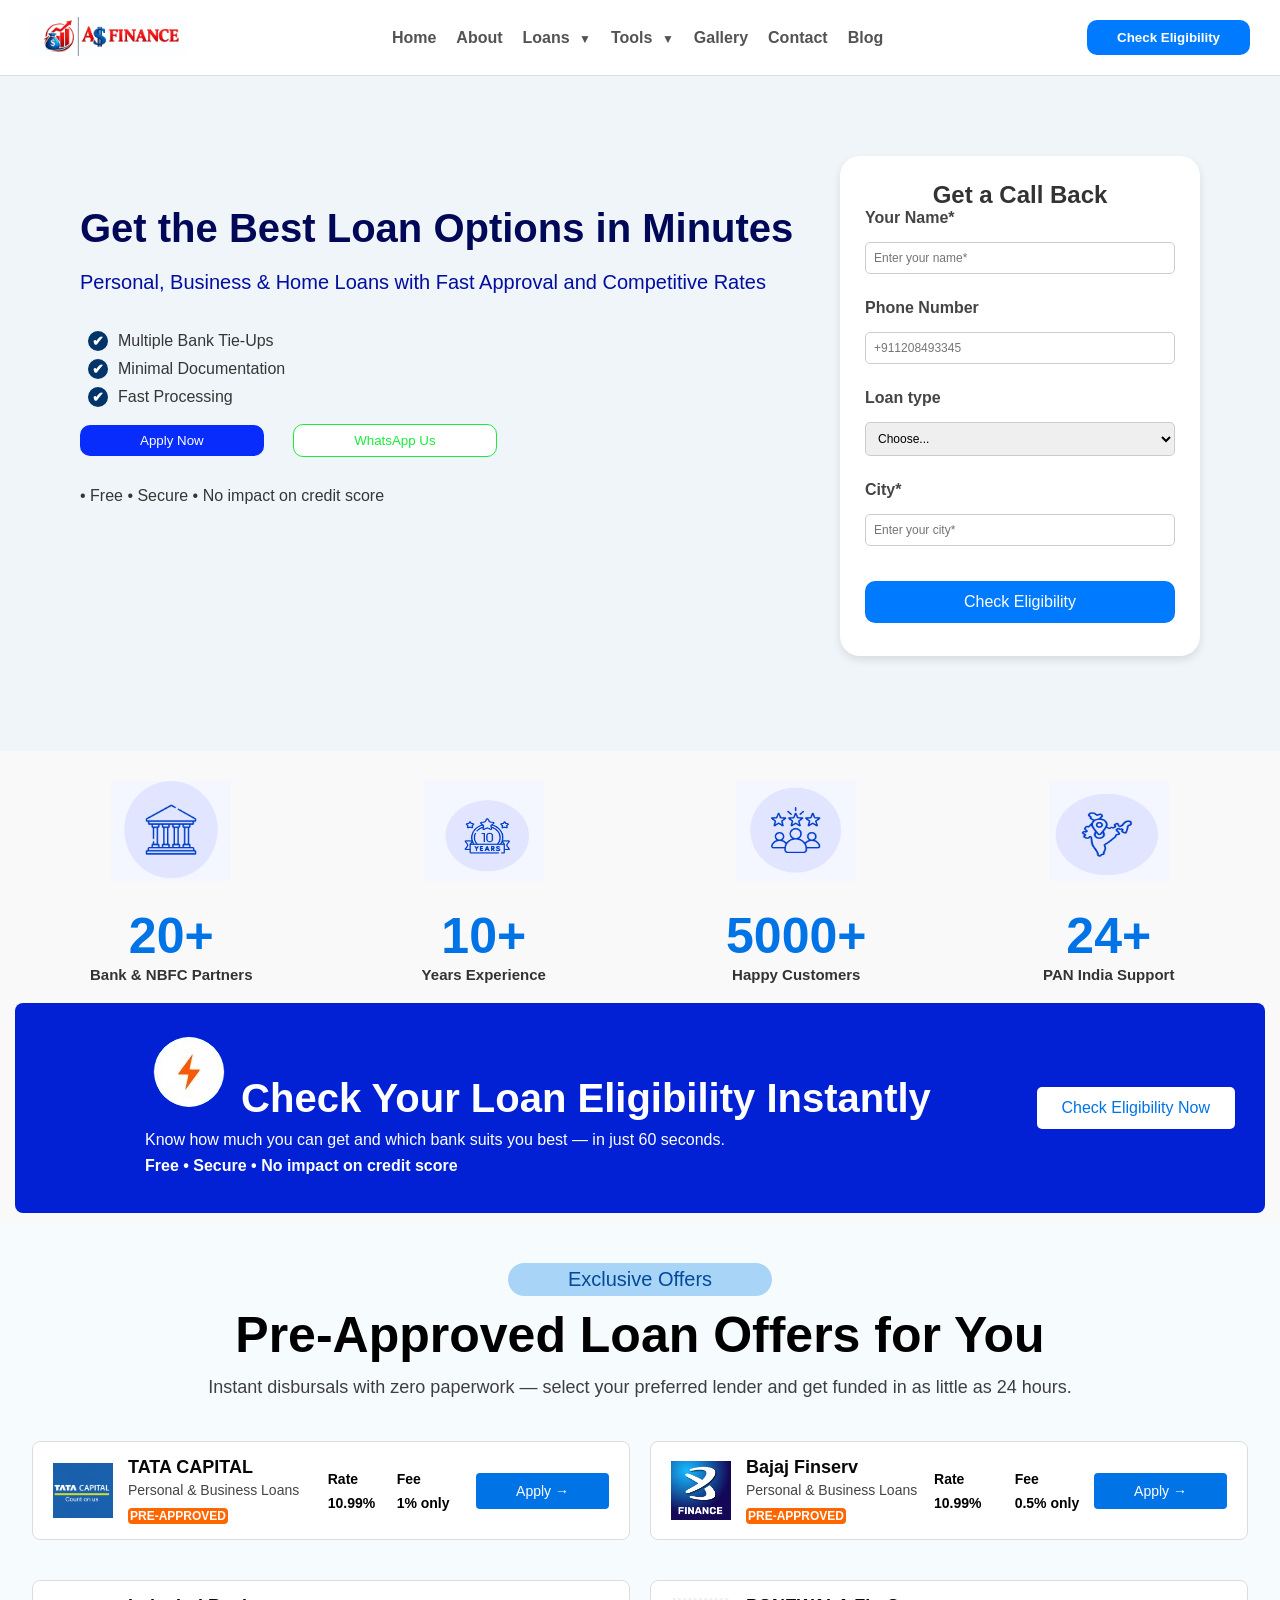
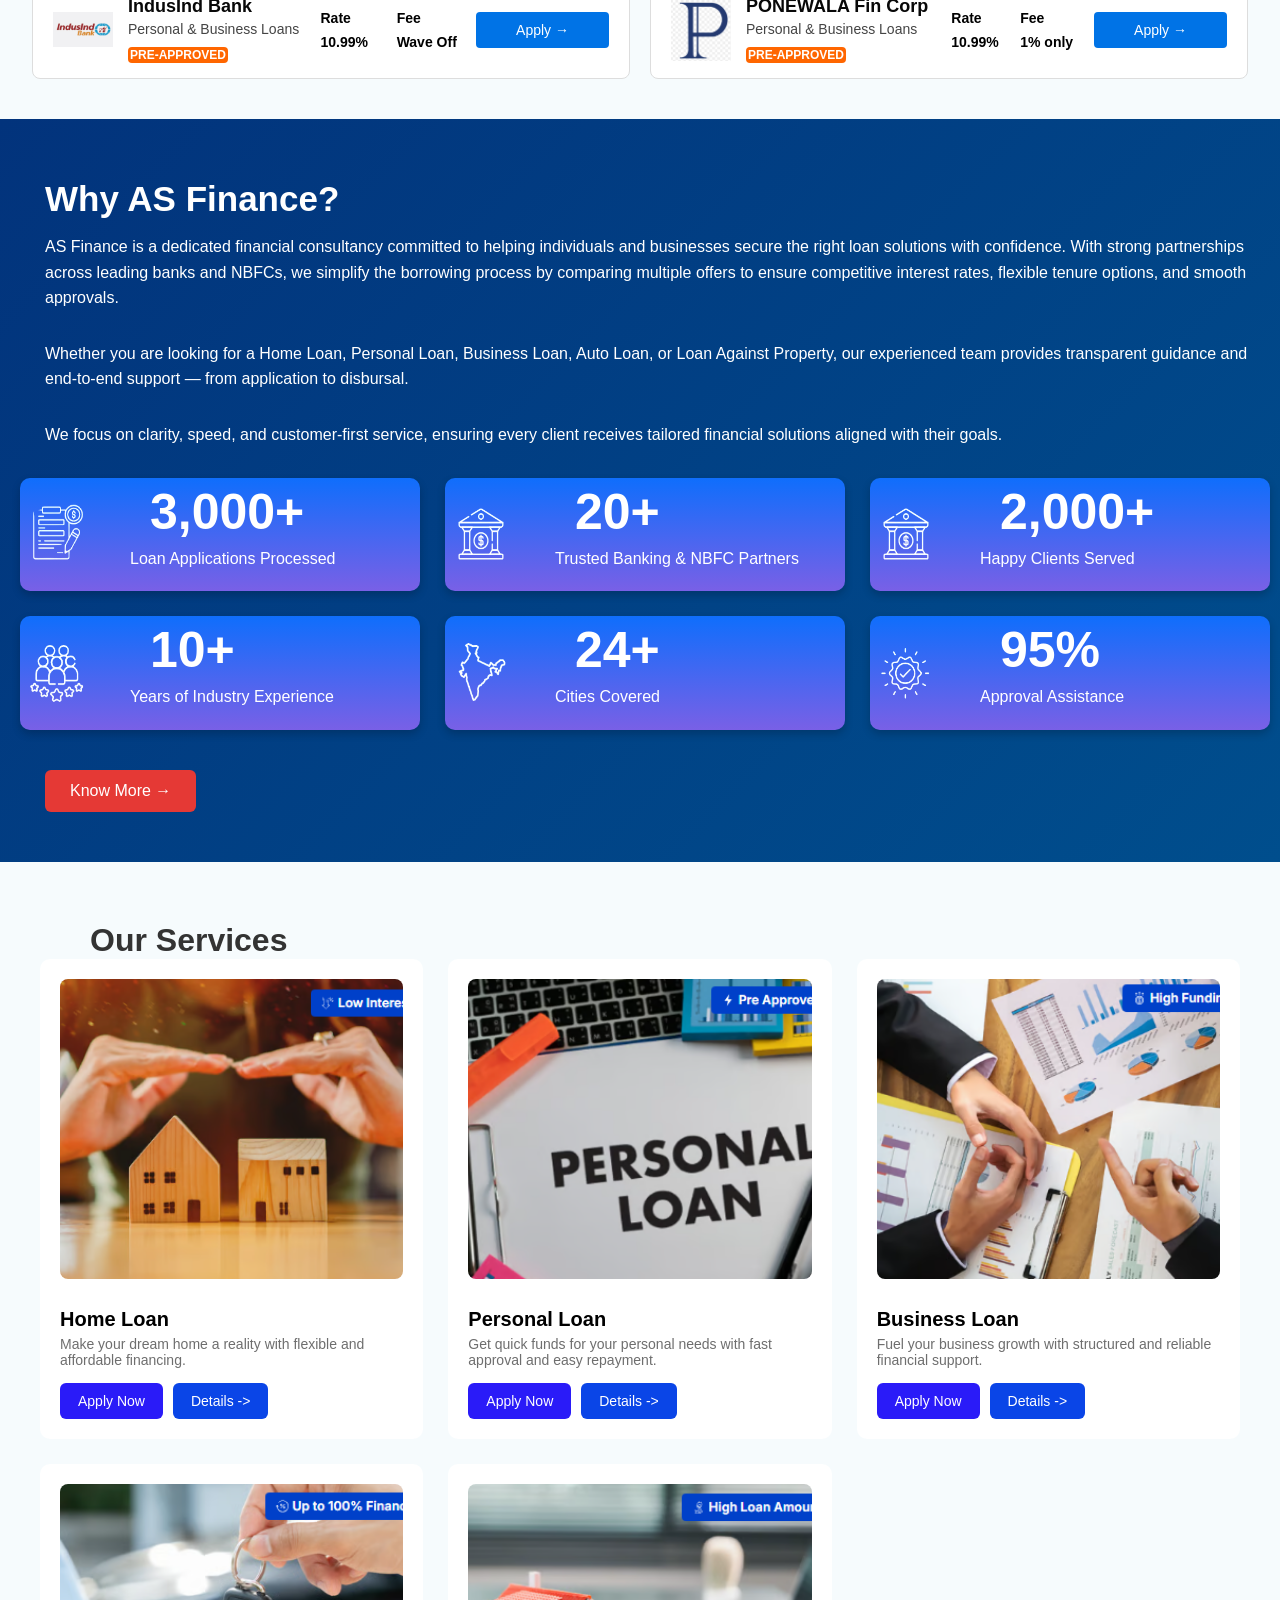
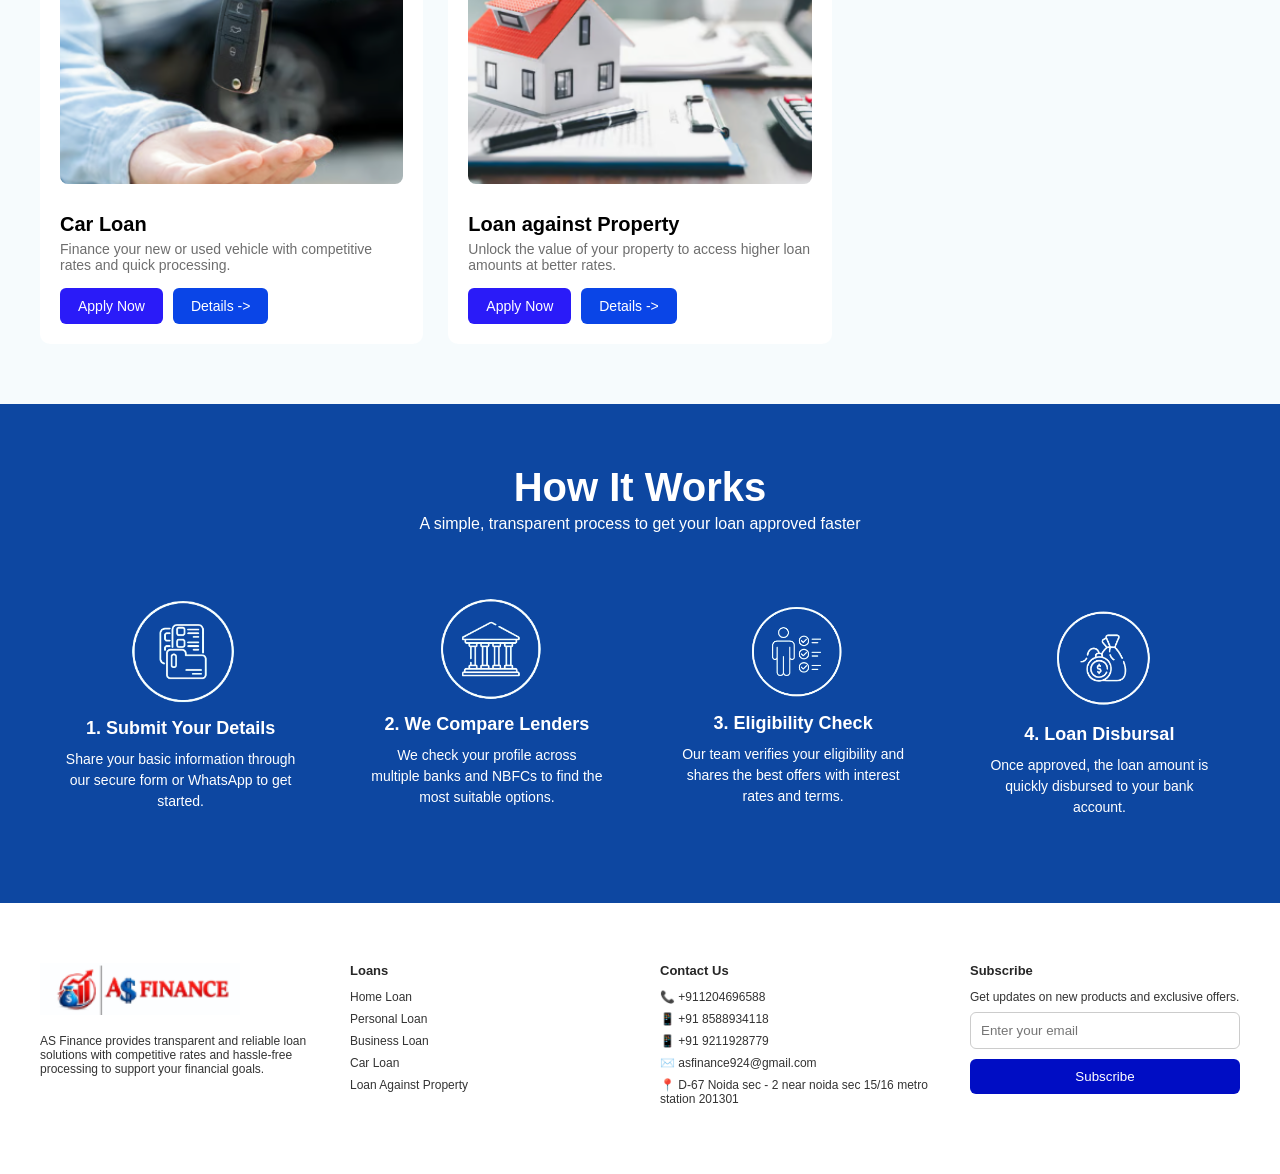
<file: index.html>
<!DOCTYPE html>
<html lang="en">

<head>
  <meta charset="UTF-8">
  <meta name="viewport" content="width=device-width, initial-scale=1.0">
  <title>AS Finance</title>
  <link rel="stylesheet" href="style.css">
</head>

<body>

  <!-- Header Section  -->
  <header>
    <nav>
      <div> <img src="as.PNG" alt=""></div>
      <ul class="nav-links">
        <li><a href="index.html">Home</a></li>
        <li><a href="about.html">About</a></li>
        <!-- <li><a href="loan.html">Loans </a></li> -->
         <li class="dropdown">
  <a href="#" class="dropbtn">Loans <span class="arrow">▼</span></a>
  <div class="dropdown-content">
    <div class="loan-section">
      <div class="loan-list">
        <h2>Provided Loans</h2>
        <ul>
          <li>Personal Loan    <span class="badg">PRE-APPROVED</span> </li>
          <li>Home Loan</li>
          <li>Car Loan</li>
          <li>Business Loan</li>
          <li>Loan against Property</li>
        </ul>
      </div>
      <div class="loan-image">
        <img src="home l.png" alt="Loan Protection">
      </div>
    </div>
  </div>
</li>

        <!-- <li><a href="#">Tools</a></li> -->
           <li class="dropdown">
  <a href="#" class="dropbtn">Tools <span class="arrow">▼</span></a>
  <div class="dropdown-content">
    <div class="loan-section">
      <div class="loan-list">
        <ul>
          <li>Eligibility Calculator</li>
          <li>EMI Calculator</li>
        </ul>
        <!-- <h3>Eligibility Calculator</h3>
        <h3>EMI Calculator</h3>
       -->
      </div>
      <div class="loan-image">
        <img src="tool.png" alt="Loan Protection">
      </div>
    </div>
  </div>
</li>
        <li><a href="gallery.html">Gallery</a></li>
        <li><a href="contact.html">Contact</a></li>
        <li><a href="Blog.html">Blog</a></li>
      </ul>
      <button class="btn-top"> Check Eligibility </button>
    </nav>
  </header>
</body>
<script>
  // सभी dropbtn select करो
  const dropBtns = document.querySelectorAll('.dropbtn');

  dropBtns.forEach(btn => {
    btn.addEventListener('click', function(e) {
      e.preventDefault();
      this.parentElement.classList.toggle('active');
    });
  });
</script>



</html>

<!-- Second Section -->
<section class="Second">
  <div class="Second-text">
    <h1>Get the Best Loan Options in Minutes </h1>
    <h3>Personal, Business & Home Loans with Fast Approval and Competitive Rates</h3>
    <ul>
      <li> Multiple Bank Tie-Ups</li>
      <li> Minimal Documentation</li>
      <li> Fast Processing</li>
    </ul>
    <div class="Second-Buttons">
      <button class="btn-1">Apply Now</button>
      <button class="btn-2">WhatsApp Us</button>

    </div>
    <p>• Free • Secure • No impact on credit score</p>

  </div>



  <!-- form  -->
  <div class="Second-form">
    <h2>Get a Call Back</h2>
    <form>
      <div class="Second-group">
        <label>Your Name*</label>
        <input type="text" placeholder="Enter your name*" required>
      </div>
      <div class="Second-group">
        <label> Phone Number</label>
        <input type="tel" placeholder="+911208493345" required>
      </div>
      <div class="Second-group">
        <label>Loan type</label>
        <select>
          <option>Choose...</option>
          <option>Personal Loan</option>
          <option>Business Loan</option>
          <option>Home Loan</option>
        </select>
      </div>
      <div class="Second-group">
        <label> City*</label>
        <input type="text" placeholder="Enter your city*" required>
      </div>
      <button type="submit" class="btn-primary">Check Eligibility</button>
    </form>
  </div>
</section>




<!-- Banner  -->
<section class="banner">
  <div class="stats">
    <div class="stat">
      <img src="bank.png" alt="">
      <h2>20+</h2>
      <p>Bank & NBFC Partners</p>
    </div>
    <div class="stat">
      <img src="year.png" alt="">
      <h2>10+</h2>
      <p>Years Experience</p>
    </div>
    <div class="stat">
      <img src="happy c.png" alt="Customers Icon">
      <h2>5000+</h2>
      <p>Happy Customers</p>
    </div>
    <div class="stat">
      <img src="india.png" alt="India Icon">
      <h2>24+</h2>
      <p>PAN India Support</p>
    </div>
  </div>
  <div class="eligibility">
    <div class="eligibility-text">
      <h2> <img src="ee.png" alt=""> Check Your Loan Eligibility Instantly</h2>
      <p>Know how much you can get and which bank suits you best — in just 60 seconds.</p>
      <p class="highlight">Free • Secure • No impact on credit score</p>
    </div>
    <div class="eligibility-btn">
      <button class="btn">Check Eligibility Now</button>
    </div>
  </div>

</section>

<!-- next -->


<section class="offer">
  <div class="off">
    <button >Exclusive Offers</button>
    <h1>Pre-Approved Loan Offers for You</h1>
    <p>Instant disbursals with zero paperwork — select your preferred lender and get funded in as little as 24 hours.
    </p>
  </div>

</section>

<section class="loan-offers">
  <div class="loan-banner">
    <div class="banner-left">
      <img src="tata.png" alt="TATA CAPITAL Logo" class="logo">
      <div class="loan-info">
        <h3>TATA CAPITAL</h3>
        <p>Personal & Business Loans</p>
        <span class="badge">PRE-APPROVED</span>
      </div>
    </div>
    <div class="banner-middle">
      <p>Rate </p>
      <p>Fee</p>
      <p> 10.99%</p>
      <p> 1% only</p>
    </div>
    <div class="banner-right">
      <button class="apply-btn">Apply →</button>
    </div>
  </div>

  <div class="loan-banner">
    <div class="banner-left">
      <img src="bajaj.png" alt="Bajaj Finserv Logo" class="logo">
      <div class="loan-info">
        <h3>Bajaj Finserv</h3>
        <p>Personal & Business Loans</p>
        <span class="badge">PRE-APPROVED</span>
      </div>
    </div>
    <div class="banner-middle">
      <p>Rate </p>
      <p>Fee</p>
      <p> 10.99%</p>
      <p> 0.5% only</p>
    </div>
    <div class="banner-right">
      <button class="apply-btn">Apply →</button>
    </div>
  </div>
</section>

<section class="loan-offers">
  <div class="loan-banner">
    <div class="banner-left">
      <img src="indu.png" alt="TATA CAPITAL Logo" class="logo">
      <div class="loan-info">
        <h3>IndusInd Bank</h3>
        <p>Personal & Business Loans</p>
        <span class="badge">PRE-APPROVED</span>
      </div>
    </div>
    <div class="banner-middle">
      <p>Rate </p>
      <p>Fee</p>
      <p> 10.99%</p>
      <p> Wave Off</p>
    </div>
    <div class="banner-right">
      <button class="apply-btn">Apply →</button>
    </div>
  </div>

  <div class="loan-banner">
    <div class="banner-left">
      <img src="pr.png" alt="Bajaj Finserv Logo" class="logo">
      <div class="loan-info">
        <h3>PONEWALA Fin Corp</h3>
        <p>Personal & Business Loans</p>
        <span class="badge">PRE-APPROVED</span>
      </div>
    </div>
    <div class="banner-middle">
      <p>Rate </p>
      <p>Fee</p>
      <p> 10.99%</p>
      <p> 1% only</p>
    </div>
    <div class="banner-right">
      <button class="apply-btn">Apply →</button>
    </div>
  </div>
</section>


<!-- next -->

<section class="today">
  <div class="t1">
    <h2>Why AS Finance?</h2>
    <p>
      AS Finance is a dedicated financial consultancy committed to helping individuals and businesses secure the right
      loan solutions with confidence. With strong partnerships across leading banks and NBFCs, we simplify the borrowing
      process by comparing multiple offers to ensure competitive interest rates, flexible tenure options, and smooth
      approvals.
    </p>
    <p>
      Whether you are looking for a Home Loan, Personal Loan, Business Loan, Auto Loan, or Loan Against Property, our
      experienced team provides transparent guidance and end-to-end support — from application to disbursal.
    </p>
    <p>
      We focus on clarity, speed, and customer-first service, ensuring every client receives tailored financial
      solutions aligned with their goals.
    </p>
  </div>

    <div class="metrics-container">
    <div class="metrics-box">
      <img src="b1-removebg-preview.png" alt="Loan Icon" class="metrics-icon">
      <div class="metrics-text">
        <h3>3,000+</h3>
        <p>Loan Applications Processed</p>
      </div>
    </div>
    <div class="metrics-box">
      <img src="b2-removebg-preview.png" alt="Bank Icon" class="metrics-icon">
      <div class="metrics-text">
        <h3>20+</h3>
        <p>Trusted Banking & NBFC Partners</p>
      </div>
    </div>
    <div class="metrics-box">
      <img src="b2-removebg-preview.png" alt="Clients Icon" class="metrics-icon">
      <div class="metrics-text">
        <h3>2,000+</h3>
        <p>Happy Clients Served</p>
      </div>
    </div>
    <div class="metrics-box">
      <img src="b3-removebg-preview.png" alt="Experience Icon" class="metrics-icon">
      <div class="metrics-text">
        <h3>10+</h3>
        <p>Years of Industry Experience</p>
      </div>
    </div>
    <div class="metrics-box">
      <img src="b4-removebg-preview.png" alt="Cities Icon" class="metrics-icon">
      <div class="metrics-text">
        <h3>24+</h3>
        <p>Cities Covered</p>
      </div>
    </div>
    <div class="metrics-box">
      <img src="b5-removebg-preview.png" alt="Approval Icon" class="metrics-icon">
      <div class="metrics-text">
        <h3>95%</h3>
        <p>Approval Assistance</p>
      </div>
    </div>
  </div>
  </div>
  <button class="btn-t">Know More →</button>
  </div>
</section>

<!-- today 2 -->

<section class="services">
  <h2>Our Services</h2>
  <div class="services-grid">
    <div class="service-card">
      <img src="home.png" alt="Home Loan">
      <h3>Home Loan</h3>

      <p>Make your dream home a reality with flexible and affordable financing.</p>
      <div class="buttons">
        <button class="apply">Apply Now</button>
        <button class="details">Details -></button>
      </div>
    </div>

    <div class="service-card">
      <img src="pl.png" alt="Personal Loan">
      <h3>Personal Loan</h3>

      <p>Get quick funds for your personal needs with fast approval and easy repayment.</p>
      <div class="buttons">
        <button class="apply">Apply Now</button>
        <button class="details">Details -></button>
      </div>
    </div>

    <div class="service-card">
      <img src="BL.png" alt="Business Loan">
      <h3>Business Loan</h3>

      <p>Fuel your business growth with structured and reliable financial support.</p>
      <div class="buttons">
        <button class="apply">Apply Now</button>
        <button class="details">Details -></button>
      </div>
    </div>

    <div class="service-card">
      <img src="car.png" alt="Car Loan">
      <h3>Car Loan</h3>

      <p>Finance your new or used vehicle with competitive rates and quick processing.</p>
      <div class="buttons">
        <button class="apply">Apply Now</button>
        <button class="details">Details -></button>
      </div>
    </div>

    <div class="service-card">
      <img src="last.png" alt="Loan Against Property">
      <h3>Loan against Property</h3>

      <p>Unlock the value of your property to access higher loan amounts at better rates.</p>
      <div class="buttons">
        <button class="apply">Apply Now</button>
        <button class="details">Details -></button>
      </div>
    </div>
  </div>
</section>


<!-- today 3-->

<section class="how-it-works">
  <h2>How It Works</h2>
  <p class="sub-heading">A simple, transparent process to get your loan approved faster</p>

  <div class="steps-grid">
    <div class="step-box">
      <img src="1.png" alt="Submit Details">
      <h3>1. Submit Your Details</h3>
      <p>Share your basic information through our secure form or WhatsApp to get started.</p>
    </div>

    <div class="step-box">
      <img src="2.png" alt="Compare Lenders">
      <h3>2. We Compare Lenders</h3>
      <p>We check your profile across multiple banks and NBFCs to find the most suitable options.</p>
    </div>

    <div class="step-box">
      <img src="3.png" alt="Eligibility Check">
      <h3>3. Eligibility Check</h3>
      <p>Our team verifies your eligibility and shares the best offers with interest rates and terms.</p>
    </div>

    <div class="step-box">
      <img src="5.png" alt="Loan Disbursal">
      <h3>4. Loan Disbursal</h3>
      <p>Once approved, the loan amount is quickly disbursed to your bank account.</p>
    </div>
  </div>
</section>


<!-- today-4  -->

<section class="footer-s">
  <div class="footer-c">


    <div class="footer-col">
      <img src="as.png" alt="AS Finance Logo" class="logo-1">
      <p>AS Finance provides transparent and reliable loan solutions with competitive rates and hassle-free processing
        to support your financial goals.</p>

    </div>

    <div class="footer-col">
      <h3>Loans</h3>
      <ul>
        <li>Home Loan</li>
        <li>Personal Loan</li>
        <li>Business Loan</li>
        <li>Car Loan</li>
        <li>Loan Against Property</li>
      </ul>
    </div>


    <div class="footer-col">
      <h3>Contact Us</h3>
      <p>📞 +911204696588</p>
      <p>📱 +91 8588934118</p>
      <p>📱 +91 9211928779</p>
      <p>✉️ asfinance924@gmail.com</p>
      <p>📍 D-67 Noida sec - 2 near noida sec 15/16 metro station 201301</p>
    </div>


    <div class="footer-col">
      <h3>Subscribe</h3>
      <p>Get updates on new products and exclusive offers.</p>
      <form>
        <input type="email" placeholder="Enter your email" required>
        <button type="submit">Subscribe</button>
      </form>
    </div>

  </div>
</section>
</file>
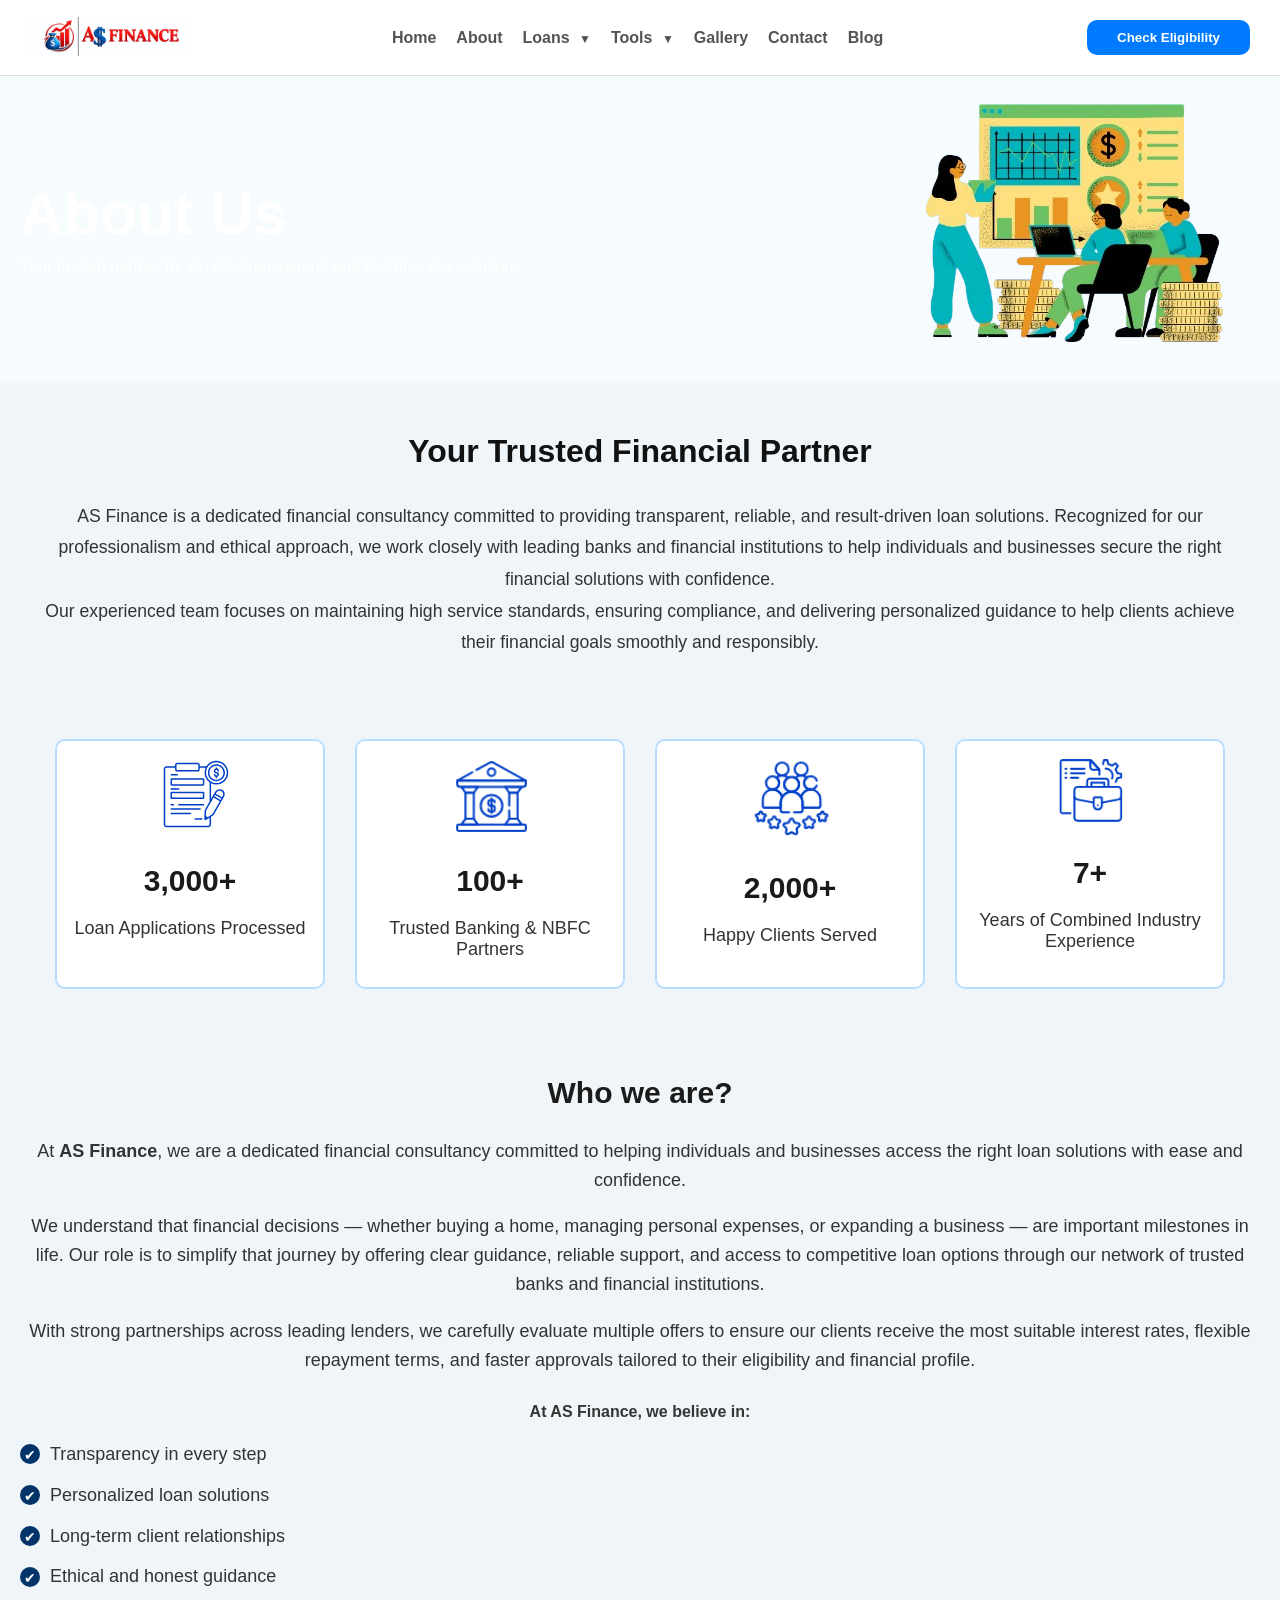
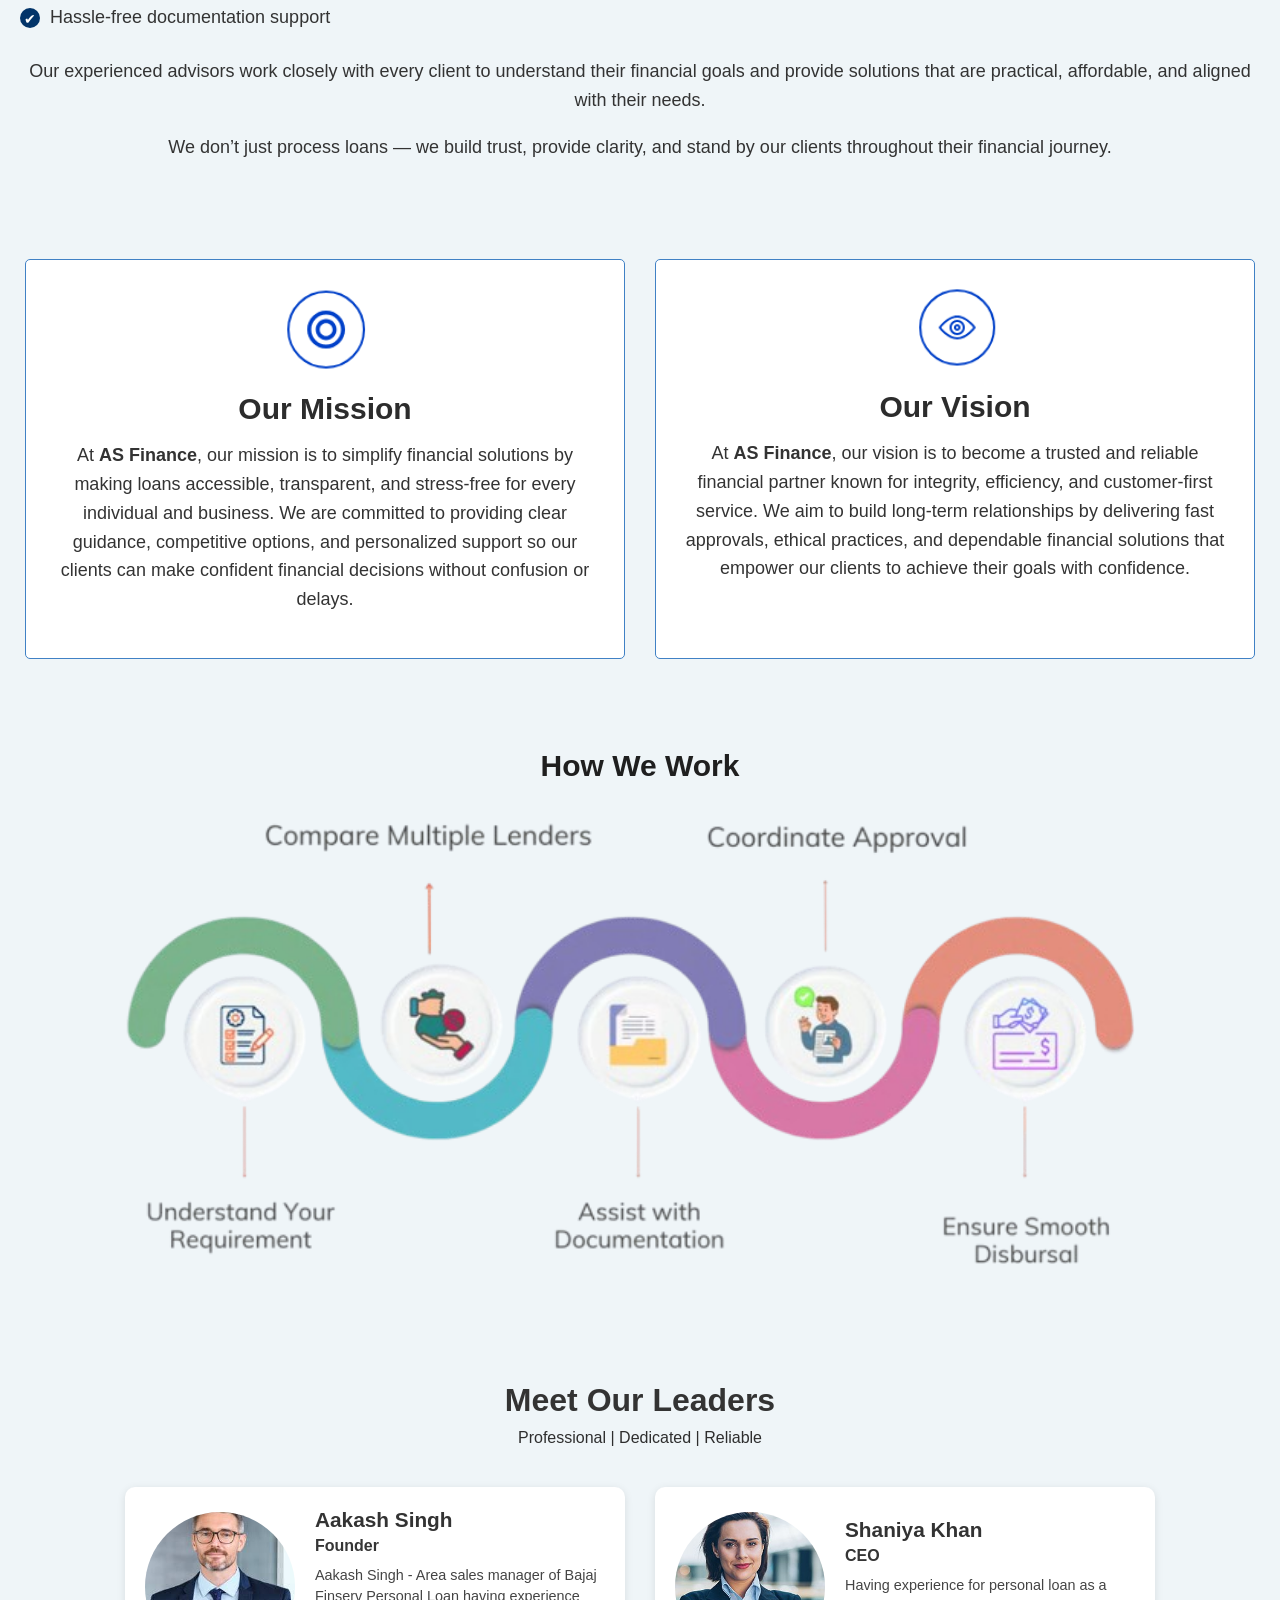
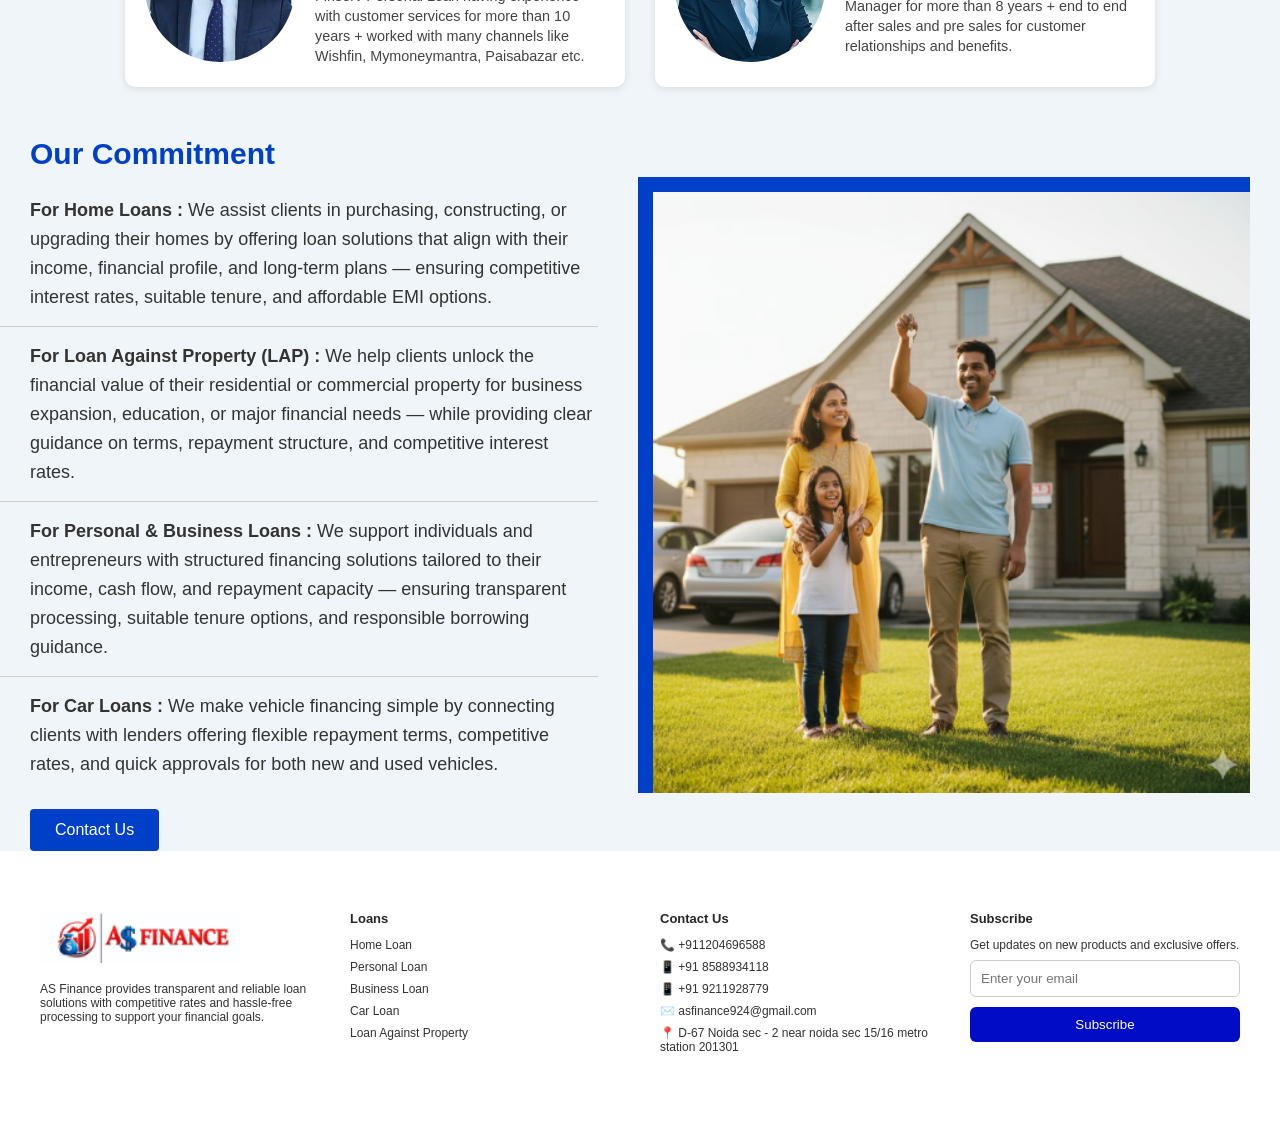
<file: about.html>
<!DOCTYPE html>
<html lang="en">

<head>
  <meta charset="UTF-8">
  <meta name="viewport" content="width=device-width, initial-scale=1.0">
  <title>About Us</title>
  <link rel="stylesheet" href="style.css">
</head>

<body>
  <header>
    <nav>
      <div> <img src="as.PNG" alt=""></div>
      <ul class="nav-links">
        <li><a href="index.html">Home</a></li>
        <li><a href="about.html">About</a></li>
        <!-- <li><a href="#">Loans</a></li> -->
          
         <li class="dropdown">
  <a href="#" class="dropbtn">Loans <span class="arrow">▼</span></a>
  <div class="dropdown-content">
    <div class="loan-section">
      <div class="loan-list">
        <h2>Provided Loans</h2>
        <ul>
          <li>Personal Loan    <span class="badg">PRE-APPROVED</span> </li>
          <li>Home Loan</li>
          <li>Car Loan</li>
          <li>Business Loan</li>
          <li>Loan against Property</li>
        </ul>
      </div>
      <div class="loan-image">
        <img src="home l.png" alt="Loan Protection">
      </div>
    </div>
  </div>
</li>
        <!-- <li><a href="#">Tools</a></li> -->
           <li class="dropdown">
  <a href="#" class="dropbtn">Tools <span class="arrow">▼</span></a>
  <div class="dropdown-content">
    <div class="loan-section">
      <div class="loan-list">
        <ul>
          <li>Eligibility Calculator</li>
          <li>EMI Calculator</li>
        </ul>
       <!-- <h3>Eligibility Calculator</h3>
        <h3>EMI Calculator</h3> -->
      
      </div>
      <div class="loan-image">
        <img src="tool.png" alt="Loan Protection">
      </div>
    </div>
  </div>
</li>
        <li><a href="gallery.html">Gallery</a></li>
        <li><a href="contact.html">Contact</a></li>
        <li><a href="Blog.html">Blog</a></li>
      </ul>
      <button class="btn-top"> Check Eligibility </button>
    </nav>
  </header>
  
  <section class="about-section">
    <div class="about-container">
      <div class="about-text">
        <h1>About Us</h1>
        <p class="tagline">Your trusted partner for simple, transparent, and fast financial solutions.</p>
      </div>
      <div class="about-image">
        <img src="a1-removebg-preview.png" alt="About Us Illustration">
      </div>
    </div>
  </section>

  <section class="about-p">

    <h2>Your Trusted Financial Partner</h2>
    <p>
      AS Finance is a dedicated financial consultancy committed to providing transparent, reliable,
      and result-driven loan solutions. Recognized for our professionalism and ethical approach,
      we work closely with leading banks and financial institutions to help individuals and businesses
      secure the right financial solutions with confidence.
    </p>
    <p>
      Our experienced team focuses on maintaining high service standards, ensuring compliance,
      and delivering personalized guidance to help clients achieve their financial goals smoothly
      and responsibly.
    </p>
    </div>




  </section>
  <section class="about-2">
    <div class="stat-box1">
      <img src="A11.png" alt="Loan Applications">
      <h3>3,000+ </h3>
      <h5>Loan Applications Processed</h5>
    </div>

    <div class="stat-box1">
      <img src="A2.png" alt="Bank Partners">
      <h3>100+ </h3>
      <h5>Trusted Banking & NBFC Partners</h5>
    </div>

    <div class="stat-box1">
      <img src="A3.png" alt="Happy Clients">
      <h3>2,000+ </h3>
      <h5>Happy Clients Served</h5>
    </div>

    <div class="stat-box1">
      <img src="A4.png" alt="Industry Experience">
      <h3>7+ </h3>
      <h5>Years of Combined Industry Experience</h5>
    </div>
  </section>


  <section class="about-3">
    <h2>Who we are?</h2>

    <p>
      At <strong>AS Finance</strong>, we are a dedicated financial consultancy committed to helping individuals and
      businesses access the right loan solutions with ease and confidence.
    </p>

    <p>
      We understand that financial decisions — whether buying a home, managing personal expenses, or expanding a
      business — are important milestones in life. Our role is to simplify that journey by offering clear guidance,
      reliable support, and access to competitive loan options through our network of trusted banks and financial
      institutions.
    </p>

    <p>
      With strong partnerships across leading lenders, we carefully evaluate multiple offers to ensure our clients
      receive the most suitable interest rates, flexible repayment terms, and faster approvals tailored to their
      eligibility and financial profile.
    </p>

    <h5>At AS Finance, we believe in:</h5>
    <ul class="about-list">
      <li>Transparency in every step</li>
      <li>Personalized loan solutions</li>
      <li>Long-term client relationships</li>
      <li>Ethical and honest guidance</li>
      <li>Hassle-free documentation support</li>
    </ul>

    <p>
      Our experienced advisors work closely with every client to understand their financial goals and provide solutions
      that are practical, affordable, and aligned with their needs.
    </p>

    <p>
      We don’t just process loans — we build trust, provide clarity, and stand by our clients throughout their financial
      journey.
    </p>

  </section>



  <section class="mission-vision">
    <!-- Mission Box -->
    <div class="mv-box">
      <img src="q.png" alt="Mission Icon">
      <h3>Our Mission</h3>
      <p>
        At <strong>AS Finance</strong>, our mission is to simplify financial solutions by making loans accessible,
        transparent, and stress-free for every individual and business. We are committed to providing clear guidance,
        competitive options, and personalized support so our clients can make confident financial decisions without
        confusion or delays.
      </p>
    </div>

    <!-- Vision Box -->
    <div class="mv-box">
      <img src="q1.png" alt="Vision Icon">
      <h3>Our Vision</h3>
      <p>
        At <strong>AS Finance</strong>, our vision is to become a trusted and reliable financial partner known for
        integrity, efficiency, and customer-first service. We aim to build long-term relationships by delivering fast
        approvals, ethical practices, and dependable financial solutions that empower our clients to achieve their goals
        with confidence.
      </p>
    </div>
  </section>


  <section class="about-5">
    <h2>How We Work</h2>
    <img src="s1.png" alt="How We Work Process">
  </section>

  <section class="leaders">
    <h2>Meet Our Leaders</h2>
    <p class="tag">Professional | Dedicated | Reliable</p>

    <div class="cards">
      <!-- Card 1 -->
      <div class="card">
        <img src="istockphoto-1413766112-612x612.jpg" alt="Aakash Singh">
        <div class="info">
          <h3>Aakash Singh</h3>
          <p class="title">Founder</p>
          <p class="desc">
            Aakash Singh - Area sales manager of Bajaj Finserv Personal Loan having experience with customer services
            for more than 10 years + worked with many channels like Wishfin, Mymoneymantra, Paisabazar etc.
          </p>
        </div>
      </div>

      <!-- Card 2 -->
      <div class="card">
        <img src="women-ceo-tile700x400.jpg" alt="Shaniya Khan">
        <div class="info">
          <h3>Shaniya Khan</h3>
          <p class="title">CEO</p>
          <p class="desc">
            Having experience for personal loan as a Manager for more than 8 years + end to end after sales and pre
            sales for customer relationships and benefits.
          </p>
        </div>
      </div>
    </div>
  </section>

  <section class="commitment">
    <div class="commitment-text">
      <h2>Our Commitment</h2>
      <p>
        <strong>For Home Loans : </strong> We assist clients in purchasing, constructing, or upgrading their homes by
        offering loan solutions that align with their income, financial profile, and long-term plans — ensuring
        competitive interest rates, suitable tenure, and affordable EMI options.
      </p>
      <hr>
      <p>
        <strong>For Loan Against Property (LAP) :</strong> We help clients unlock the financial value of their
        residential or commercial property for business expansion, education, or major financial needs — while providing
        clear guidance on terms, repayment structure, and competitive interest rates.


      </p>
      <hr>
      <p>
        <strong>For Personal & Business Loans :</strong> We support individuals and entrepreneurs with structured
        financing solutions tailored to their income, cash flow, and repayment capacity — ensuring transparent
        processing, suitable tenure options, and responsible borrowing guidance.
        <hr>
      <p>
        <strong>For Car Loans :</strong> We make vehicle financing simple by connecting clients with lenders offering
        flexible repayment terms, competitive rates, and quick approvals for both new and used vehicles.
      </p>
      <button class="blue-btn">Contact Us</button>
    </div>

    <div class="commitment-image">
      <img src="m.png" alt="">
    </div>
  </section>


  <section class="footer-s">
    <div class="footer-c">


      <div class="footer-col">
        <img src="as.png" alt="AS Finance Logo" class="logo-1">
        <p>AS Finance provides transparent and reliable loan solutions with competitive rates and hassle-free processing
          to support your financial goals.</p>

      </div>

      <div class="footer-col">
        <h3>Loans</h3>
        <ul>
          <li>Home Loan</li>
          <li>Personal Loan</li>
          <li>Business Loan</li>
          <li>Car Loan</li>
          <li>Loan Against Property</li>
        </ul>
      </div>


      <div class="footer-col">
        <h3>Contact Us</h3>
        <p>📞 +911204696588</p>
        <p>📱 +91 8588934118</p>
        <p>📱 +91 9211928779</p>
        <p>✉️ asfinance924@gmail.com</p>
        <p>📍 D-67 Noida sec - 2 near noida sec 15/16 metro station 201301</p>
      </div>


      <div class="footer-col">
        <h3>Subscribe</h3>
        <p>Get updates on new products and exclusive offers.</p>
        <form>
          <input type="email" placeholder="Enter your email" required>
          <button type="submit">Subscribe</button>
        </form>
      </div>

    </div>
  </section>






</body>
<script>
  // सभी dropbtn select करो
  const dropBtns = document.querySelectorAll('.dropbtn');

  dropBtns.forEach(btn => {
    btn.addEventListener('click', function(e) {
      e.preventDefault();
      this.parentElement.classList.toggle('active');
    });
  });
</script>


</html>
</file>
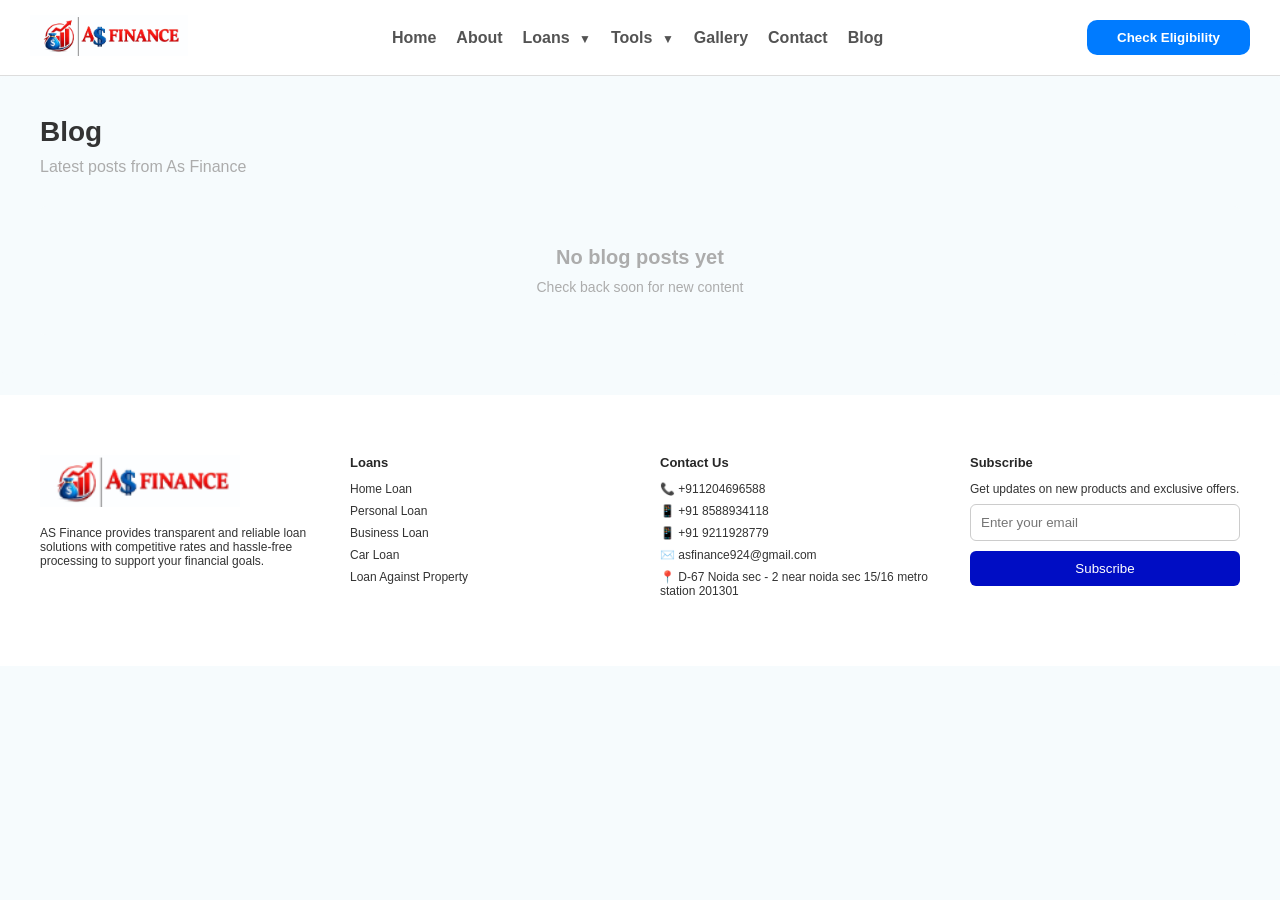
<file: Blog.html>
<!DOCTYPE html>
<html lang="en">
<head>
    <meta charset="UTF-8">
    <meta name="viewport" content="width=device-width, initial-scale=1.0">
    <title>Blog</title>
    <link rel="stylesheet" href="style.css">
</head>
<body>
     <!-- Header Section  -->
  <header>
    <nav>
      <div> <img src="as.PNG" alt=""></div>
      <ul class="nav-links">
        <li><a href="index.html">Home</a></li>
        <li><a href="about.html">About</a></li>
        <!-- <li><a href="loan.html">Loans </a></li> -->
         <li class="dropdown">
  <a href="#" class="dropbtn">Loans <span class="arrow">▼</span></a>
  <div class="dropdown-content">
    <div class="loan-section">
      <div class="loan-list">
        <h2>Provided Loans</h2>
        <ul>
          <li>Personal Loan    <span class="badg">PRE-APPROVED</span> </li>
          <li>Home Loan</li>
          <li>Car Loan</li>
          <li>Business Loan</li>
          <li>Loan against Property</li>
        </ul>
      </div>
      <div class="loan-image">
        <img src="home l.png" alt="Loan Protection">
      </div>
    </div>
  </div>
</li>

        <!-- <li><a href="#">Tools</a></li> -->
           <li class="dropdown">
  <a href="#" class="dropbtn">Tools <span class="arrow">▼</span></a>
  <div class="dropdown-content">
    <div class="loan-section">
      <div class="loan-list">
        <ul>
          <li>Eligibility Calculator</li>
          <li>EMI Calculator</li>
        </ul>
        <!-- <h3>Eligibility Calculator</h3>
        <h3>EMI Calculator</h3>
       -->
      </div>
      <div class="loan-image">
        <img src="tool.png" alt="Loan Protection">
      </div>
    </div>
  </div>
</li>
        <li><a href="gallery.html">Gallery</a></li>
        <li><a href="contact.html">Contact</a></li>
        <li><a href="Blog.html">Blog</a></li>
      </ul>
      <button class="btn-top"> Check Eligibility </button>
    </nav>
  </header>
     <section class="blog">
    <h2>Blog</h2>
    <p class="subtitle">Latest posts from As Finance</p>
    <div class="blog-placeholder">
      <h3>No blog posts yet</h3>
      <p>Check back soon for new content</p>
    </div>
  </section>
  <section class="footer-s">
  <div class="footer-c">


    <div class="footer-col">
      <img src="as.png" alt="AS Finance Logo" class="logo-1">
      <p>AS Finance provides transparent and reliable loan solutions with competitive rates and hassle-free processing
        to support your financial goals.</p>

    </div>

    <div class="footer-col">
      <h3>Loans</h3>
      <ul>
        <li>Home Loan</li>
        <li>Personal Loan</li>
        <li>Business Loan</li>
        <li>Car Loan</li>
        <li>Loan Against Property</li>
      </ul>
    </div>


    <div class="footer-col">
      <h3>Contact Us</h3>
      <p>📞 +911204696588</p>
      <p>📱 +91 8588934118</p>
      <p>📱 +91 9211928779</p>
      <p>✉️ asfinance924@gmail.com</p>
      <p>📍 D-67 Noida sec - 2 near noida sec 15/16 metro station 201301</p>
    </div>


    <div class="footer-col">
      <h3>Subscribe</h3>
      <p>Get updates on new products and exclusive offers.</p>
      <form>
        <input type="email" placeholder="Enter your email" required>
        <button type="submit">Subscribe</button>
      </form>
    </div>

  </div>
</section>
</body>
</html>
</file>
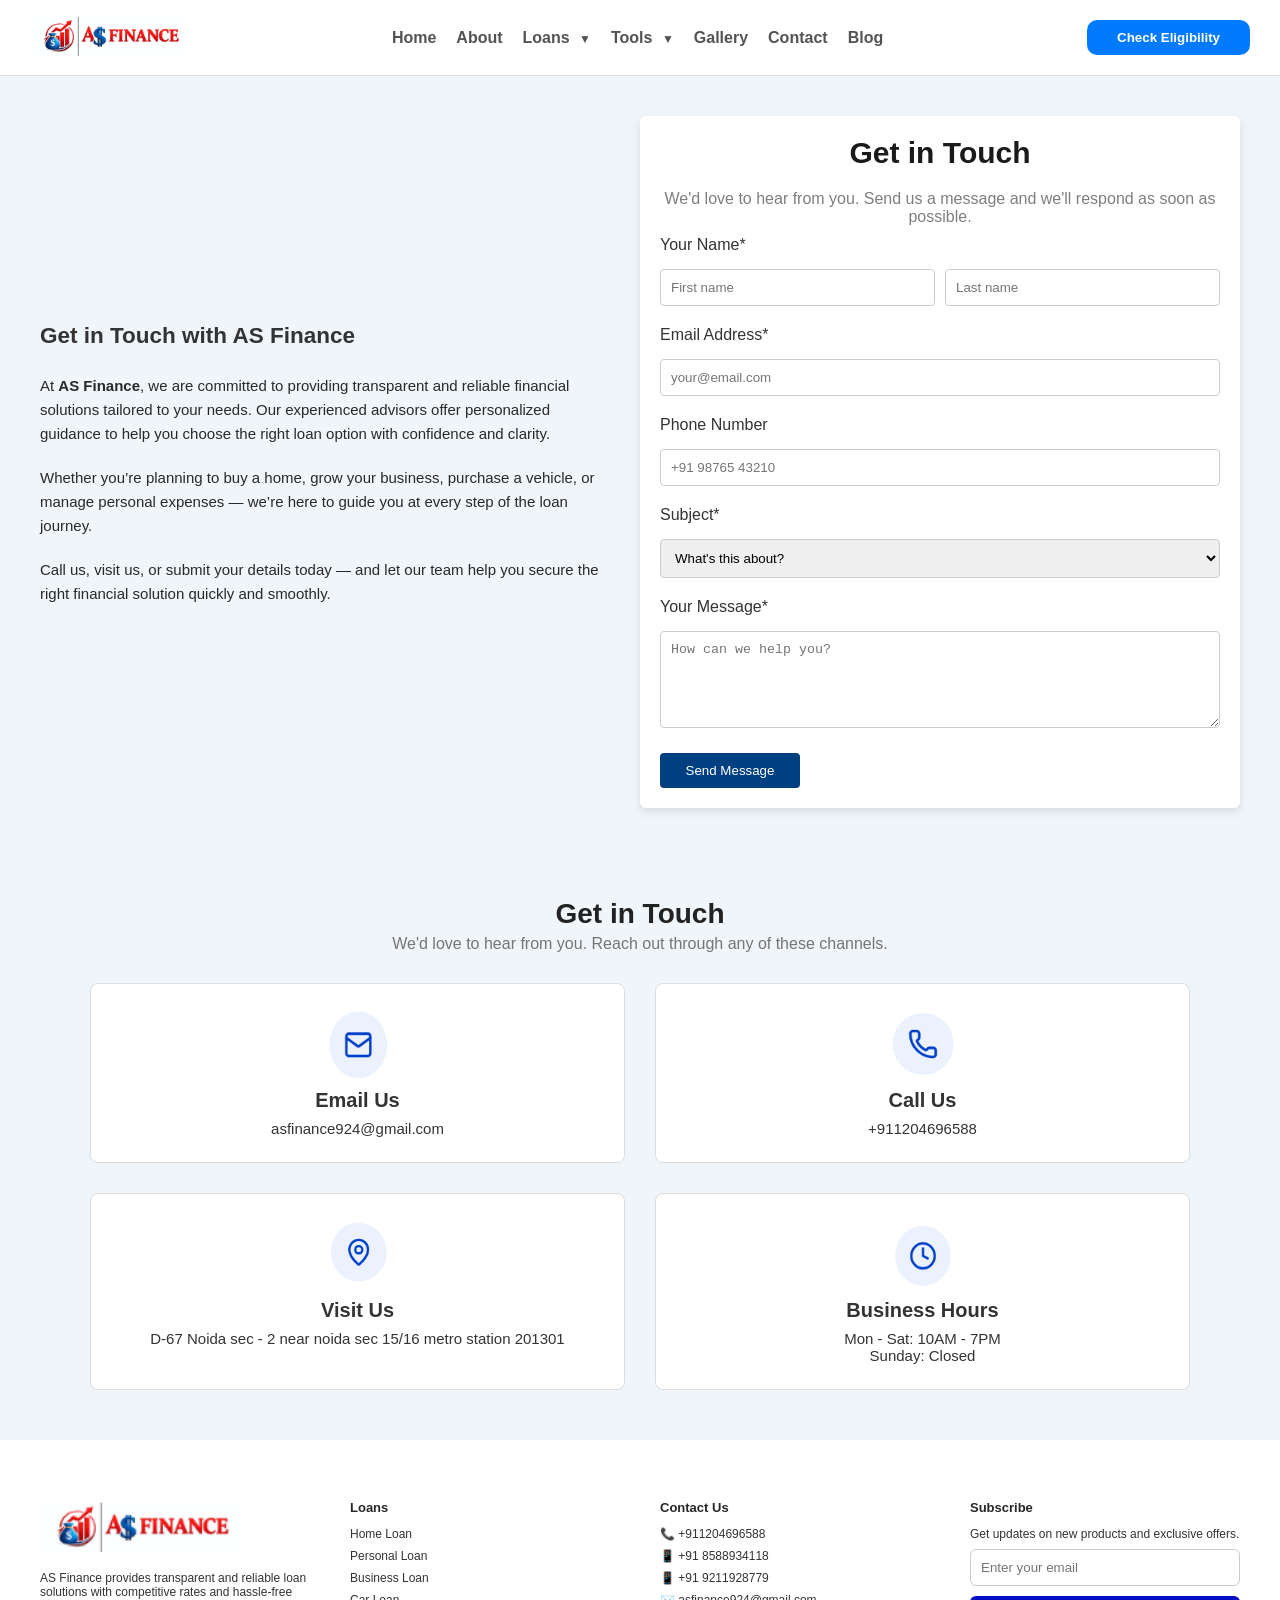
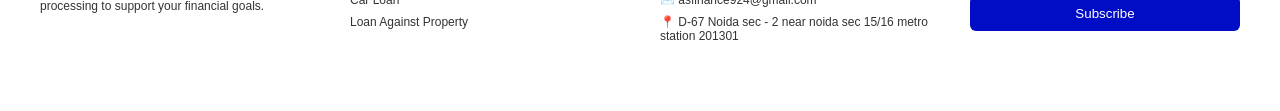
<file: contact.html>
<!DOCTYPE html>
<html lang="en">
<head>
  <meta charset="UTF-8">
  <meta name="viewport" content="width=device-width, initial-scale=1.0">
  <title>contact</title>
  <link rel="stylesheet" href="style.css">
</head>
<body>
   <header>
    <nav>
      <div> <img src="as.PNG" alt=""></div>
      <ul class="nav-links">
        <li><a href="index.html">Home</a></li>
        <li><a href="about.html">About</a></li>
        <!-- <li><a href="#">Loans</a></li> -->
          
         <li class="dropdown">
  <a href="#" class="dropbtn">Loans <span class="arrow">▼</span></a>
  <div class="dropdown-content">
    <div class="loan-section">
      <div class="loan-list">
        <h2>Provided Loans</h2>
        <ul>
          <li>Personal Loan    <span class="badg">PRE-APPROVED</span> </li>
          <li>Home Loan</li>
          <li>Car Loan</li>
          <li>Business Loan</li>
          <li>Loan against Property</li>
        </ul>
      </div>
      <div class="loan-image">
        <img src="home l.png" alt="Loan Protection">
      </div>
    </div>
  </div>
</li>
        <!-- <li><a href="#">Tools</a></li> -->
           <li class="dropdown">
  <a href="#" class="dropbtn">Tools <span class="arrow">▼</span></a>
  <div class="dropdown-content">
    <div class="loan-section">
      <div class="loan-list">
        <ul>
          <li>Eligibility Calculator</li>
          <li>EMI Calculator</li>
        </ul>
       <!-- <h3>Eligibility Calculator</h3>
        <h3>EMI Calculator</h3> -->
      
      </div>
      <div class="loan-image">
        <img src="tool.png" alt="Loan Protection">
      </div>
    </div>
  </div>
</li>
        <li><a href="gallery.html">Gallery</a></li>
        <li><a href="contact.html">Contact</a></li>
        <li><a href="Blog.html">Blog</a></li>
      </ul>
      <button class="btn-top"> Check Eligibility </button>
    </nav>
  </header>
  
  <section class="contact-section">
  <!-- Left side text -->
  <div class="contact-info">
    <h2>Get in Touch with AS Finance</h2>
    <p>
      At <strong>AS Finance</strong>, we are committed to providing transparent and reliable financial solutions tailored to your needs. Our experienced advisors offer personalized guidance to help you choose the right loan option with confidence and clarity.
    </p>
    <p>
      Whether you’re planning to buy a home, grow your business, purchase a vehicle, or manage personal expenses — we’re here to guide you at every step of the loan journey.
    </p>
    <p>
      Call us, visit us, or submit your details today — and let our team help you secure the right financial solution quickly and smoothly.
    </p>
  </div>

  <!-- Right side form -->
  <div class="contact-form">
    <h2>Get in Touch</h2>
    <p>We'd love to hear from you. Send us a message and we'll respond as soon as possible.</p>
    <form>
      <label for="fname">Your Name*</label>
      <div class="name-fields">
        <input type="text" id="fname" name="fname" placeholder="First name" required>
        <input type="text" id="lname" name="lname" placeholder="Last name" required>
      </div>

      <label for="email">Email Address*</label>
      <input type="email" id="email" name="email" placeholder="your@email.com" required>

      <label for="phone">Phone Number</label>
      <input type="tel" id="phone" name="phone" placeholder="+91 98765 43210">
     

      <label for="subject">Subject*</label>
      <select id="subject" name="subject" required>
        <option value="">What's this about?</option>
        <option value="loan">Loan Inquiry</option>
        <option value="support">Customer Support</option>
        <option value="other">Other</option>
      </select>

      <label for="message">Your Message*</label>
      <textarea id="message" name="message" rows="5" placeholder="How can we help you?" required></textarea>

      <button type="submit">Send Message</button>
    </form>
  </div>
</section>
<section class="contact-2">
  <h2>Get in Touch</h2>
  <p>We'd love to hear from you. Reach out through any of these channels.</p>
  <div class="contact-2-container">
    <div class="contact-2-box">
      <img src="email.png" alt="Email Icon" class="icon">
      <h3>Email Us</h3>
      <p>asfinance924@gmail.com</p>
    </div>
    <div class="contact-2-box">
      <img src="call.png" alt="Phone Icon" class="icon">
      <h3>Call Us</h3>
      <p>+911204696588</p>
    </div>
    <div class="contact-2-box">
      <img src="location.png" alt="Location Icon" class="icon">
      <h3>Visit Us</h3>
      <p>D-67 Noida sec - 2 near noida sec 15/16 metro station 201301</p>
    </div>
    <div class="contact-2-box">
      <img src="time.png" alt="Clock Icon" class="icon">
      <h3>Business Hours</h3>
      <p>Mon - Sat: 10AM - 7PM<br>Sunday: Closed</p>
    </div>
  </div>
</section>


<section class="footer-s">
  <div class="footer-c">


    <div class="footer-col">
      <img src="as.png" alt="AS Finance Logo" class="logo-1">
      <p>AS Finance provides transparent and reliable loan solutions with competitive rates and hassle-free processing
        to support your financial goals.</p>

    </div>

    <div class="footer-col">
      <h3>Loans</h3>
      <ul>
        <li>Home Loan</li>
        <li>Personal Loan</li>
        <li>Business Loan</li>
        <li>Car Loan</li>
        <li>Loan Against Property</li>
      </ul>
    </div>


    <div class="footer-col">
      <h3>Contact Us</h3>
      <p>📞 +911204696588</p>
      <p>📱 +91 8588934118</p>
      <p>📱 +91 9211928779</p>
      <p>✉️ asfinance924@gmail.com</p>
      <p>📍 D-67 Noida sec - 2 near noida sec 15/16 metro station 201301</p>
    </div>


    <div class="footer-col">
      <h3>Subscribe</h3>
      <p>Get updates on new products and exclusive offers.</p>
      <form>
        <input type="email" placeholder="Enter your email" required>
        <button type="submit">Subscribe</button>
      </form>
    </div>

  </div>
</section>


  
</body>
</html>
</file>
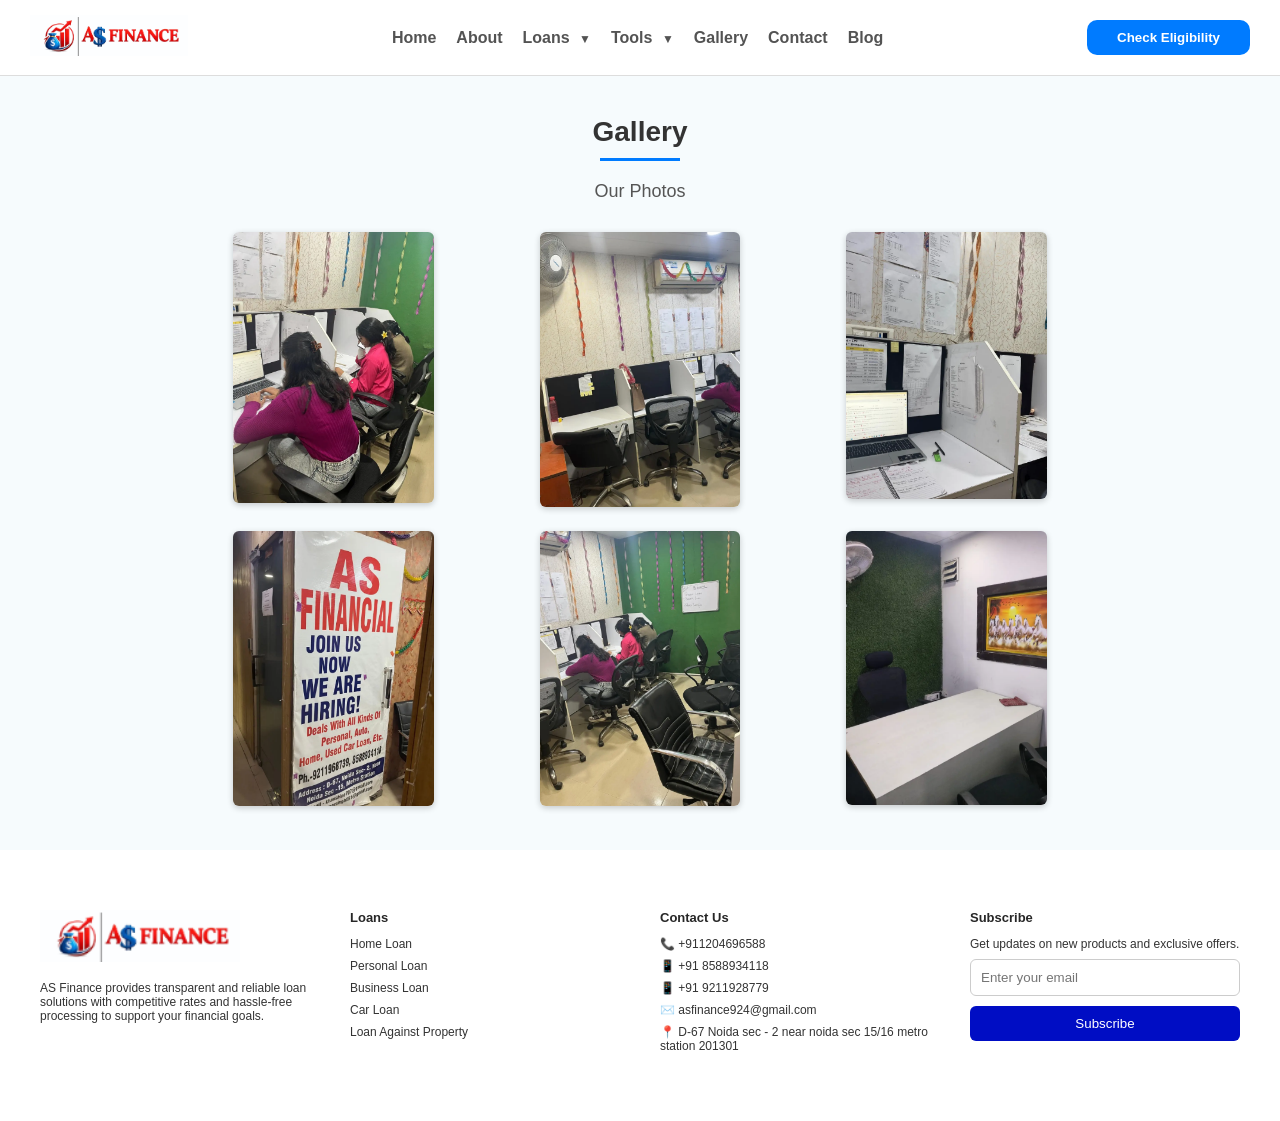
<file: gallery.html>
<!DOCTYPE html>
<html lang="en">
<head>
    <meta charset="UTF-8">
    <meta name="viewport" content="width=device-width, initial-scale=1.0">
    <title>Gallery</title>
    <link rel="stylesheet" href="style.css">
</head>
<body>
    <header>
    <nav>
      <div> <img src="as.PNG" alt=""></div>
      <ul class="nav-links">
        <li><a href="index.html">Home</a></li>
        <li><a href="about.html">About</a></li>
        <!-- <li><a href="loan.html">Loans </a></li> -->
         <li class="dropdown">
  <a href="#" class="dropbtn">Loans <span class="arrow">▼</span></a>
  <div class="dropdown-content">
    <div class="loan-section">
      <div class="loan-list">
        <h2>Provided Loans</h2>
        <ul>
          <li>Personal Loan    <span class="badg">PRE-APPROVED</span> </li>
          <li>Home Loan</li>
          <li>Car Loan</li>
          <li>Business Loan</li>
          <li>Loan against Property</li>
        </ul>
      </div>
      <div class="loan-image">
        <img src="home l.png" alt="Loan Protection">
      </div>
    </div>
  </div>
</li>

        <!-- <li><a href="#">Tools</a></li> -->
           <li class="dropdown">
  <a href="#" class="dropbtn">Tools <span class="arrow">▼</span></a>
  <div class="dropdown-content">
    <div class="loan-section">
      <div class="loan-list">
        <ul>
          <li>Eligibility Calculator</li>
          <li>EMI Calculator</li>
        </ul>
        <!-- <h3>Eligibility Calculator</h3>
        <h3>EMI Calculator</h3>
       -->
      </div>
      <div class="loan-image">
        <img src="tool.png" alt="Loan Protection">
      </div>
    </div>
  </div>
</li>
        <li><a href="gallery.html">Gallery</a></li>
        <li><a href="contact.html">Contact</a></li>
        <li><a href="Blog.html">Blog</a></li>
      </ul>
      <button class="btn-top"> Check Eligibility </button>
    </nav>
  </header>


   <section class="gallery">
  <h2>Gallery</h2>
  <div class="underline"></div>
  <p class="gallery-subtitle">Our Photos</p>

  <div class="gallery-container">
    <div class="gallery-item"><img src="g1.png" alt="Photo 1"></div>
    <div class="gallery-item"><img src="g2.png" alt="Photo 2"></div>
    <div class="gallery-item"><img src="g3.png" alt="Photo 3"></div>
    <div class="gallery-item"><img src="g4.png" alt="Photo 4"></div>
    <div class="gallery-item"><img src="g5.png" alt="Photo 5"></div>
    <div class="gallery-item"><img src="g7.png" alt="Photo 6"></div>
  </div>
</section>

<section class="footer-s">
  <div class="footer-c">


    <div class="footer-col">
      <img src="as.png" alt="AS Finance Logo" class="logo-1">
      <p>AS Finance provides transparent and reliable loan solutions with competitive rates and hassle-free processing
        to support your financial goals.</p>

    </div>

    <div class="footer-col">
      <h3>Loans</h3>
      <ul>
        <li>Home Loan</li>
        <li>Personal Loan</li>
        <li>Business Loan</li>
        <li>Car Loan</li>
        <li>Loan Against Property</li>
      </ul>
    </div>


    <div class="footer-col">
      <h3>Contact Us</h3>
      <p>📞 +911204696588</p>
      <p>📱 +91 8588934118</p>
      <p>📱 +91 9211928779</p>
      <p>✉️ asfinance924@gmail.com</p>
      <p>📍 D-67 Noida sec - 2 near noida sec 15/16 metro station 201301</p>
    </div>


    <div class="footer-col">
      <h3>Subscribe</h3>
      <p>Get updates on new products and exclusive offers.</p>
      <form>
        <input type="email" placeholder="Enter your email" required>
        <button type="submit">Subscribe</button>
      </form>
    </div>

  </div>
</section>

    
</body>
</html>
</file>
<file: style.css>
body {
   font-family: Arial, sans-serif;
   margin: 0;
   padding: 0;

 }

 header {
   background: #fff;
   padding: 15px 30px;
   border-bottom: 1px solid #ddd;
 }

 nav {
   display: flex;
   justify-content: space-between;
   align-items: center;
 }

 .nav-links {
   list-style: none;
   display: flex;
   gap: 20px;
 }

 .nav-links a {
   text-decoration: none;
   color: #535353;
   font-weight: bold;
   font-family: Inter, sans-serif;

 }



 .nav-links li a:hover {
   color: #228bfc;
   background: #e3eaf3;
   border-radius: 5px;
 }


 .btn-top {
   background: #007bff;
   font-weight: bold;
   color: #fff;
   border: none;
   padding: 10px 30px;
   cursor: pointer;
   border-end-start-radius: 10px;
   border-end-end-radius: 10px;
   border-top-left-radius: 10px;
   border-top-right-radius: 10px;
 }


 .btn-2 {
   background: #ffffff;
   color: #1aeb3d;
   border: 1px solid;
   padding: 8px 60px;
   transition: 0.3s;
   cursor: pointer;
   margin-left: 25px;
   border-end-start-radius: 10px;
   border-end-end-radius: 10px;
   border-top-left-radius: 10px;
   border-top-right-radius: 10px;
 }

 .btn-2:hover {
   background: #25d366;
   color: #ffffff;
 }


 .btn-1 {
   background: #072cfc;
   color: #fff;
   border: none;
   padding: 8px 60px;
   cursor: pointer;
   border-end-start-radius: 10px;
   border-end-end-radius: 10px;
   border-top-left-radius: 10px;
   border-top-right-radius: 10px;
 }

 .btn-1:hover {
   background: #013c7a;
 }

 .Second {
   display: flex;
   justify-content: space-between;
   padding: 80px;
   background: #eff5f8;
   /* gap: 20px; */
 }

 .Second-text {
   max-width: 80%;
   margin-top: 50px;
 }

 .Second-text h1 {
   font-size: 40px;
   color: #020858;
   font-family: Arial, Helvetica, sans-serif;
   margin-bottom: 20px;
 }

 .Second-text p {
   margin-top: 30px;

   color: #363636;

 }

 .Second-text h3 {
   color: #020da1;
   font-family: Arial, Helvetica, sans-serif;
   font-weight: 200;
   font-size: 20px;
   margin-bottom: 30px;
 }

 .Second-text ul {
   padding: 8px;
   font-family: Arial, Helvetica, sans-serif;
   font-size: 18px;
   color: #363636;
   list-style: none;
 }

 .Second-text li {
   margin-bottom: 10px;
   padding-left: 30px;
   position: relative;
   font-size: 16px;
 }


 .Second-text li::before {
   content: "✔";
   position: absolute;
   left: 0;
   top: 50%;
   transform: translateY(-50%);
  
   width: 20px;
   height: 20px;
   background: #023469;
  
   color: #fff;
   
   border-radius: 50%;
   
   display: flex;
   align-items: center;
   justify-content: center;
   font-size: 14px;
   font-weight: bold;
 }


 .Second-form {
   background: #fff;
   padding: 25px;
   border-radius: 20px;
   box-shadow: 0 4px 8px rgba(0, 0, 0, 0.1);
   width: 360px;
   height: 500px;

 }

 .Second-form h2 {
   text-align: center;
   font-family: Arial, Helvetica, sans-serif;
   /* padding-top: 1px; */
 }

 .Second-form input,
 .Second-form select {
   width: 100%;
   padding: 8px;
   margin: 15px 0;
   border: 1px solid #ccc;
   border-radius: 5px;
   font-size: 12px;

 }

 .btn-primary {
   width: 100%;
   padding: 12px;
   background: #007bff;
   color: #fff;
   border: none;
   border-radius: 10px;
   font-size: 16px;
   cursor: pointer;
   margin-top: 10px;

 }

 .btn-primary:hover {
   background: #0056b3;
 }

 .Second-form label {
   display: block;
   font-weight: bold;
   color: #444;
 }

 .Second-form input:focus,
 .Second-form select:focus {
   border-color: #1b82f0;
   outline: none;
 }

 .Second-form {
   margin-bottom: 15px;
 }



 .banner {
   text-align: left;
   background: #f9f9f9;
   padding: 10px 15px;
 }

 .stats {
   display: flex;
   justify-content: space-around;
   flex-wrap: wrap;
   margin-bottom: 10px;
   /* margin-left: 0px; */
   margin-top: 10px;
 }

 .stat {
   text-align: center;
   width: 200px;
   margin: 10px;
   font-family: Arial, Helvetica, sans-serif;
   font-size: 20px;
 }

 .stat img {
   width: 120px;
   height: 100px;
   margin-bottom: 1px;
 }


 .stat h2 {
   font-size: 50px;
   color: #0073e6;
   margin-bottom: 1px;
   margin-top: 20px;
 }

 .stat p {
   font-family: Arial, Helvetica, sans-serif;
   font-size: 15px;
   font-weight: bold;
   margin-top: 1px;
 }

 .eligibility {
   background: #0221d4;
   color: #fff;
   padding: 30px;
   border-radius: 8px;
   max-width: 100%;
   margin: 0 auto;
   display: flex;
   justify-content: space-between;
   align-items: center;
 }

 .eligibility-text {
   max-width: 100%;
 }

 .eligibility h2 {
   margin-bottom: 10px;
   font-size: 40px;
   margin-left: 100px;
 }

 .eligibility p {
   margin: 8px 0;
   font-size: 16px;
   margin-left: 100px;
 }

 .highlight {
   font-weight: bold;
   margin-top: 10px;
 }

 .btn {
   background: #fff;
   color: #0073e6;
   border: none;
   padding: 12px 25px;
   font-size: 16px;
   cursor: pointer;
   border-radius: 5px;
   transition: 0.3s;
 }

 .btn:hover {
   background: #5e61f1;
   color: rgb(255, 255, 255);
 }


 .offer {
   align-items: center;
   text-align: center;
   font-family: Arial, Helvetica, sans-serif;
 }

 .off button {
   background-color: rgb(168, 212, 247);
   border-radius: 20px;
   padding: 5px 60px;
   font-size: 20px;
   color: #024b99;
   border-color: #0259b6;
   border-width: 1px;
   margin-top: 40px;
 }


 .off h1 {
   margin: 10px 0;
   font-size: 50px;
   color: #000000;
   font-family: Arial, Helvetica, sans-serif;
 }

 .off p {
   font-size: 18px;
   color: #3f3f3f;
   line-height: 1.5;
 }




 .loan-offers {
   display: grid;
   grid-template-columns: repeat(2, 1fr);
   gap: 20px;
   max-width: 95%;
   margin: 40px auto;
 }

 .loan-banner {
   display: flex;
   justify-content: space-between;
   align-items: center;
   background: #fff;
   border: 1px solid #ddd;
   border-radius: 8px;
   padding: 15px 20px;
 }

 .banner-left {
   display: flex;
   align-items: center;
   gap: 15px;
 }

 .logo {
   width: 60px;
   height: auto;
 }

 .loan-info h3 {
   margin: 0;
   font-size: 18px;
   color: #080808;
 }

 .loan-info p {
   margin: 4px 0;
   font-size: 14px;
   color: #444;
 }

 .badge {
   display: inline-block;
   background: #ff6600;
   color: #fff;
   font-size: 12px;
   font-weight: bold;
   padding: 1px 2px;
   border-radius: 4px;
   margin-top: 6px;
 }

 .banner-middle {
   text-align: left;
   font-size: 14px;
   color: #333;
   grid-template-columns: repeat(2, 1fr);
   display: grid;
   padding-left: 2px;


 }

 .banner-middle p {
   margin: 4px 8px;
   color: #000000;
   font-weight: bold;
 }

 .banner-right .apply-btn {
   background: #0073e6;
   color: #fff;
   border: none;
   padding: 10px 40px;
   font-size: 14px;
   cursor: pointer;
   border-radius: 4px;
   transition: background 0.3s ease;
 }

 .banner-right .apply-btn:hover {
   background: #005bb5;
 }


 .today {
   background: linear-gradient(135deg, #02337c, #004e8d);
   color: #fff;
   padding: 20px 20px;
   text-align: left;
 }

 .today h2 {
   font-size: 35px;
   margin-bottom: 10px;
   text-align: left;
   margin-left: 25px;
   margin-bottom: 15px;
   margin-top: 40px;
 }


 .today p {
   max-width: 100%;
   margin: 5px auto;
   line-height: 1.6;
   margin-left: 25px;
   margin-bottom: 15px;
   padding-bottom: 15px;


 }

.metrics-container {
  display: grid;
  grid-template-columns: repeat(3, 1fr);
  gap: 25px;
  max-width: 1250px;
  margin: 0 auto;
  margin-bottom: 20px;
  padding-bottom: 20px;
  
}

.metrics-box {
  background: linear-gradient(rgb(15, 110, 252) , rgb(121, 96, 230));
  padding: 5px;
  border-radius: 10px;
  color: #fff;
  box-shadow: 0 4px 8px rgba(0,0,0,0.2);
  display: flex;
  align-items: center;
  gap: 15px;
  transition: transform 0.3s ease;
  width: 400px;
  /* margin-left: 0px; */
}

.metrics-box:hover {
  transform: translateY(-5px);
  /* background: rgba(255, 255, 255, 0.2); */
}

.metrics-icon {
  width: 60px;
  height: 60px;
  flex-shrink: 0;
}

.metrics-text h3 {
  font-size: 50px;
  font-weight: bold;
  margin: 0 0 5px 0;
  padding-left: 50px;
}

.metrics-text p {
  font-size: 16px;
  color: #ffffff;
  margin: 0;
  padding-left: 30px;
}


 .btn-t {
   background: #e53935;
   color: #fff;
   border: none;
   padding: 12px 25px;
   font-size: 16px;
   border-radius: 6px;
   cursor: pointer;
   transition: 0.3s;
   margin-left: 25px;
   margin-bottom: 30px;

 }

 .btn-t:hover {
   background: #c62828;
 }

 .t1 p {
   text-align: left;
   /* margin-left: 2px; */
 }



 /* today 2 */

 body {
   margin: 0;
   font-family: Arial, sans-serif;
   background: #f9f9f9;
 }

 .services {
   padding: 60px 20px;
   text-align: center;
 }

 .services h2 {
   font-size: 32px;
   font-weight: bold;
   margin-bottom: 40px;
   margin-left: 70px;
   text-align: left;
   margin-bottom: 0px;
 }

 .services-grid {
   display: grid;
   grid-template-columns: repeat(3, 1fr);
   gap: 25px;
   max-width: 1200px;
   margin: auto;
 }

 .service-card {
   background: #fff;
   border-radius: 10px;
   padding: 20px;
   text-align: center;
   transition: transform 0.3s, box-shadow 0.3s;
 }

 .service-card img {
   width: 100%;
   height: 300px;
   object-fit: cover;
   border-radius: 8px;
   margin-bottom: 15px;
 }

 .service-card h3 {
   margin: 10px 0 5px;
   font-size: 20px;
   color: #000000;
   text-align: left;
 }

 .service-card span {
   display: block;
   font-weight: bold;
   color: #42a5f5;
   margin-bottom: 10px;
 }

 .service-card p {
   font-size: 14px;
   color: #6e6e6e;
   margin-bottom: 15px;
   text-align: left;
 }

 .buttons {
   display: flex;
   justify-content: left;
   gap: 10px;
 }

 .apply,
 .details {
   padding: 10px 18px;
   border: none;
   border-radius: 6px;
   cursor: pointer;
   font-size: 14px;
   transition: 0.3s;
   align-items: start;
 }

 .apply {
   background: #2a1bf8;
   color: #fff;
 }

 .apply:hover {
   background: #0a45e7;
 }

 .details {
   background: #0a45e7;
   color: #fff;
 }

 .details:hover {
   background: #0a45e7;
 }

 .service-card:hover {
   transform: translateY(-6px);
   box-shadow: 0 6px 14px rgba(0, 0, 0, 0.2);
 }


 /* today3 */


 body {
   margin: 0;
   font-family: Arial, sans-serif;
 }

 .how-it-works {
   background: linear-gradient(135deg, #0d47a1, #0d47a1);
   color: #fff;
   padding: 60px 20px;
   text-align: center;
 }

 .how-it-works h2 {
   font-size: 40px;
   margin-bottom: 5px;
   margin-top: 1px;
 }

 .sub-heading {
   font-size: 16px;
   margin-bottom: 40px;
 }

 .steps-grid {
   display: grid;
   grid-template-columns: repeat(4, 1fr);
   gap: 25px;
   max-width: 1200px;
   margin: auto;
 }

 .step-box {
   background: linear-gradient(135deg, #0d47a1, #0d47a1);
   color: #333;
   border-radius: 10px;
   padding: 25px;
   text-align: center;
 }

 .step-box img {
   width: 120px;
   margin-bottom: 10px;
 }

 .step-box h3 {
   font-size: 18px;
   margin-bottom: 10px;
   color: #ffffff;
 }

 .step-box p {
   font-size: 14px;
   line-height: 1.5;
   color: white;
 }



 body {
   margin: 0;
   font-family: Arial, sans-serif;
 }

 .footer-s {
   background: #ffffff;
   /* margin-top: px; */

   padding: 60px 20px;
 }

 .footer-c {
   display: grid;
   grid-template-columns: repeat(4, 1fr);
   gap: 40px;
   max-width: 1200px;
   margin: auto;
 }



 .footer-col h2,
 .footer-col h3 {
   color: #272727;
   margin-bottom: 12px;
   font-size: 13px;
 }

 .footer-col p,
 .footer-col li {
   font-size: 12px;
   color: #333;
   margin-bottom: 8px;
 }

 .footer-col ul {
   list-style: none;
   padding: 0;
 }


 .logo-1 {
   width: 200px;
   margin-bottom: 15px;
 }

 form {
   display: flex;
   flex-direction: column;
   gap: 10px;
 }

 input[type="email"] {
   padding: 10px;
   border: 1px solid #ccc;
   border-radius: 6px;
 }

 button {

   padding: 10px;
   background: #000dc4;
   color: #fff;
   border: none;
   border-radius: 6px;
   cursor: pointer;
   transition: 0.3s;
 }

 button:hover {
   background: #1e2bdf;
 }




 /* About Section */
 .about-section {
   background: linear-gradient(50deg, #3b82f6);
   padding: 10px 10px;
   color: #fff;
 }

 .about-container {
   display: flex;
   flex-wrap: wrap;
   align-items: center;
   justify-content: space-between;
   max-width: 1300px;
   margin: 0 auto;
 }

 .about-text {
   flex: 1 1 50%;
   padding: 10px;
 }

 .about-text h1 {
   font-size: 60px;
   margin-bottom: 10px;
   font-family: Inter, sans-serif;
   ;
   /* padding: 1px; */
 }

 .about-p {
   max-width: 100%;
   margin: 5px auto;
   text-align: center;
   line-height: 1.8;
   font-size: 1.1rem;
   color: #333;
   padding: 40px;
   background: #eff5f8;
   margin-bottom: 0%;

 }

 .about-p h2 {
   font-size: 2rem;
   margin-bottom: 20px;
   font-family: Inter, sans-serif;
   ;
   color: #111111;
 }

 .about-p p {
   font-family: Inter, sans-serif;
   ;
   font-size: 1.1rem;
 }



 /* t  */




 * {
   margin: 0;
   padding: 0;
   box-sizing: border-box;
 }

 body {
   font-family: Inter, sans-serif;
   background: #f9f9f9;
 }


 .about-2 {
   display: flex;
   justify-content: center;
   gap: 30px;
   padding: 40px;
   flex-wrap: wrap;
   background: #eff5f8;
 }


 .stat-box1 {
   background: #fff;
   border: 2px solid #b9dbff;
   border-radius: 10px;
   padding: 10px;
   width: 270px;
   height: 250px;
   text-align: center;
   transition: all 0.3s ease;
   cursor: pointer;
 }

 .stat-box1 img {
   width: 100px;
   margin-bottom: 15px;
 }

 .stat-box1 h3 {
   font-size: 30px;
   color: #1a1a1a;
   margin-bottom: 20px;
 }

 .stat-box1 h5 {
   font-size: 18px;
   color: #333;
   font-weight: normal;
 }


 .stat-box1:hover {
   transform: translateY(-8px);
   box-shadow: 0 8px 20px rgba(0, 0, 0, 0.2);
 }

 /* new  */





 .about-3 {
   max-width: 100%;
   margin: 0 auto;
   padding: 40px 20px;
   font-family: Inter, sans-serif;
   line-height: 1.6;
   text-align: center;
   background: #eff5f8;
 }

 .about-3 h2 {
   font-size: 30px;
   color: #1b1b1b;
   margin-bottom: 20px;
   text-align: center;
 }

 .about-3 p {
   font-size: 18px;
   color: #333;
   margin-bottom: 18px;
 }

 .about-3 h5 {
   font-size: 16px;
   color: #353535;
   margin: 25px 0 15px;
 }

 /* Tick  */




 .about-list {
   list-style: none;
   padding: 0;
   margin-bottom: 25px;
   text-align: left;
   /* display: inline-block; */

 }

 .about-list li {
   font-size: 18px;
   color: #333;
   margin-bottom: 12px;
   padding-left: 30px;
   position: relative;
 }


 .about-list li::before {
   content: "✔";
   position: absolute;
   left: 0;
   top: 50%;
   transform: translateY(-50%);
   width: 20px;
   height: 20px;
   background: #023469;
   color: #fff;
   border-radius: 50%;
   display: flex;
   align-items: left;
   justify-content: center;
   font-size: 14px;




 }

 .mission-vision {
   display: flex;
   gap: 30px;
   justify-content: center;
   flex-wrap: wrap;
   padding: 40px 20px;
   font-family: Inter, sans-serif;
   background: #eff5f8;
 }

 .mv-box {
   background: #ffffff;
   border: 1px solid #4081c5;
   border-radius: 5px;
   padding: 25px;
   width: 600px;
   height: 400px;
   text-align: center;
   transition: all 0.3s ease;
   cursor: pointer;
 }

 .mv-box img {
   width: 100px;
   margin-bottom: 15px;
 }

 .mv-box h3 {
   font-size: 30px;
   color: #2c2c2c;
   margin-bottom: 15px;
 }

 .mv-box p {
   font-size: 18px;
   color: #333;
   line-height: 1.6;
 }


 .mv-box:hover {
   transform: translateY(-8px);
   box-shadow: 0 8px 20px rgba(0, 0, 0, 0.2);
 }


 .about-5 {
   text-align: center;
   padding: 50px 20px;
   font-family: Inter, sans-serif;

   background: #eff5f8;
   width: 100%;

 }

 .about-5 h2 {
   font-size: 30px;
   color: #1f1f1f;
   margin-bottom: 30px;
   font-family: Inter, sans-serif;

 }

 .about-5 img {

   width: 100%;
   height: auto;
   display: block;
   margin: 0 auto;
 }

 body {
   font-family: Inter, sans-serif;
   margin: 0;
   padding: 0;
   background: #f9f9f9;
 }

 .leaders {
   text-align: center;
   padding: 50px 20px;
   background: #eff5f8;
 }

 .leaders h2 {
   font-size: 2rem;
   margin-bottom: 10px;
 }

 .tag {
   color: #2e2e2e;
   margin-bottom: 40px;
 }



 .info {
   text-align: left;
 }

 .info h3 {
   margin: 0 0 5px;
   font-size: 1.3rem;
 }

 .info .title {
   font-weight: bold;
   color: #353535;
   margin-bottom: 10px;
 }

 .info .desc {
   font-size: 0.9rem;
   color: #444;
   line-height: 1.4;
 }

 /* Hover effect */
 .card:hover {
   transform: translateY(-10px);
   box-shadow: 0 8px 20px rgba(0, 0, 0, 0.2);
 }

 .cards {
   display: flex;
   justify-content: center;
   align-items: center;
   gap: 30px;
   flex-wrap: wrap;
 }

 .card {
   display: flex;
   align-items: center;
   background: #fff;
   border-radius: 10px;
   padding: 20px;
   width: 500px;
   min-height: 200px;
   box-shadow: 0 2px 8px rgba(0, 0, 0, 0.1);
   transition: transform 0.3s ease, box-shadow 0.3s ease;
 }

 .card img {
   width: 150px;
   height: 150px;
   object-fit: cover;
   border-radius: 100px;
   margin-right: 20px;
   display: block;
 }


 .info {
   text-align: left;
   flex: 1;
 }


 .commitment {
   display: flex;
   align-items: flex-start;
   justify-content: space-between;
   gap: 40px;
   /* margin: 50px 50px; */
   background: #eff5f8;
 }

 .commitment-text {
   flex: 1;
 }

 .commitment-text h2 {
   font-size: 30px;
   color: #0040c9;
   margin-bottom: 25px;
   font-family: Inter, sans-serif;
   margin-left: 30px;

 }

 .commitment-text p {
   font-size: 18px;
   color: #333;
   margin-bottom: 10px;
   line-height: 1.6;
   font-family: Inter, sans-serif;
   font-weight: 400;
   margin-left: 30px;
 }

 .commitment-text hr {
   border: none;
   border-bottom: 1px solid #ccc;
   margin: 15px 0;
 }

 .blue-btn {
   background: #0040c9;
   color: #fff;
   border: none;
   padding: 12px 25px;
   font-size: 16px;
   cursor: pointer;
   border-radius: 4px;
   margin-top: 20px;
   margin-left: 30px;

 }

 .blue-btn:hover {
   background: #146ece;
 }

 .commitment-image {
   flex: 1;
   border-top: 15px solid #0040c9;
   border-left: 15px solid #0040c9;
   padding: 0px;
   margin-top: 40px;
   margin-right: 30px;

 }

 .commitment-image img {
   width: 100%;
   height: auto;
   display: block;

 }




 /* Dropdown */
.dropdown {
  position: relative;
}
.dropbtn {
  color: #fff;
  text-decoration: none;
  font-weight: 500;
  cursor: pointer;
}
.arrow {
  font-size: 12px;
  margin-left: 5px;
}

/* Dropdown box */
.dropdown-content {
  display: none;
  position: absolute;
  top: 100%;       
       
  background: #f9f9f9;
  padding: 20px;
  width: 800px;   
  box-shadow: 0 4px 8px rgba(0,0,0,0.2);
  border-radius: 6px;
    left: 50%;            
  transform: translateX(-50%); 
  z-index: 999;   
}


.dropdown:hover .dropdown-content {
  display: block;
}
.navbar {
  position: relative;   
  background: #004080;
  /* padding: 10px; */
  z-index: 100;      
}



.dropdown.active .dropdown-content {
  display: block;
}


.loan-section {
  display: flex;
  justify-content: space-between;
  align-items: flex-start;
  gap: 40px; 
}


.loan-list h2 {
  margin-bottom: 10px;
  color: #0f172a;
}

.loan-list ul {
  list-style: none;
  padding: 0;
  margin: 0;
}
.loan-list li {
  margin: 8px 0;
  font-size: 15px;
  color: #2f4068;
}
.badg {
  background: green;
  color: #fff;
  font-size: 12px;
  padding: 2px 6px;
  border-radius: 4px;
  margin-right: 8px;
}


.loan-image {
  flex: 120px 120px 120px;   
}
.loan-image img {
  max-width: 100%;
  border-radius: 6px;
}

/* contact  */

.contact-section {
  display: flex;
  justify-content: space-between;
  align-items: center;
  gap: 40px;
  padding: 40px;
    background: #eff5f8;
  margin-top: 0px;
}

.contact-info {
  flex: 1;
  font-size: 15px;
  line-height: 1.6;
  /* margin-top: 10px; */
  font-family: Inter, sans-serif;
}
.contact-info  p{
  padding-top: 20px;
  color: #292929;
}

.contact-form {
  flex: 1;
  background: #fff;
  padding: 20px;
  box-shadow: 0 4px 8px rgba(0,0,0,0.1);
  border-radius: 6px;
  font-family: Inter, sans-serif;
}

.contact-form h2 {
  margin-bottom: 20px;
  color: #1a1a1a;
  font-family: Inter, sans-serif;
  font-size: 30px;
text-align: center;
}
.contact-form p {
  color: #7e7e7e;
  text-align: center;
  /* padding-top: 5px; */
  font-family:Inter, sans-serif ;
}

.contact-form label {
  display: block;
  margin: 10px 0 5px;
  font-weight: 500;
}

.name-fields {
  display: flex;
  gap: 10px;
}

.contact-form input,
.contact-form select,
.contact-form textarea {
  width: 100%;
  padding: 10px;
  border: 1px solid #ccc;
  border-radius: 4px;
}

.contact-form button {
  margin-top: 15px;
  /* padding: 5px 5px; */
  background: #004080;
  color: #fff;
  border: none;
  border-radius: 4px;
  cursor: pointer;
  width: 140px;
}

.contact-form button:hover {
  background: #003060;
}

/* Contact Section 2 */
.contact-2 {
 background: #eff5f8;
  padding: 50px 20px;
  text-align: center;
  font-family: Arial, sans-serif;
}

.contact-2 h2 {
  font-size: 28px;
  margin-bottom: 5px;
  color: #222;
     font-family: Inter, sans-serif;
}
.contact-2 P {
  color: #757575;
    font-family: Inter, sans-serif;
}

.contact-2-container {
  display: grid;
  grid-template-columns: repeat(2, 1fr); 
  gap: 30px;
  max-width: 1100px;
  margin: 0 auto;
  margin-top: 30PX;
}

.contact-2-box {
  background: #ffffff;
  border: 1px solid #ddd;
  padding: 25px;
  border-radius: 8px;
  text-align: center;
  transition: 0.3s;
  box-shadow: #bebebe;
}


.contact-2-box i {
  font-size: 30px;
  color: #ffffff;
  margin-bottom: 10px;
}

.contact-2-box h3 {
  font-size: 20px;
  margin-bottom: 8px;
}

.contact-2-box p {
  font-size: 15px;
  color: #333;
}

.contact-2-box .icon {
  width: 70px;    
  height: 70px;
  margin-bottom: 10px;
  display: block;
  margin-left: auto;
  margin-right: auto; 
}

body {
  margin: 0;
  font-family: Arial, sans-serif;
  /* background: #eff5f8; */
  color: #333;
     background: #f6fbfd;
}

.blog {
  max-width: 100%;
  margin: 100px auto;
  padding: 40px;
  background: #f6fbfd;
  border-radius: 8px;
  text-align: left;
  /* box-shadow: 0 2px 8px rgba(17, 17, 17, 0.1); */
  margin-top: 0px;
  margin-bottom: 20px;
}

.blog h2 {
  font-size: 28px;
  margin-bottom: 10px;
  font-family: Inter, sans-serif;
}

.blog .subtitle {
  font-size: 16px;
  color: #acacac;
  margin-bottom: 30px;
}

.blog-placeholder {
  text-align: center;
  padding: 40px;
  background: #f6fbfd;
  border-radius: 6px;
}

.blog-placeholder h3 {
  font-size: 20px;
  margin-bottom: 10px;
  font-family: Inter, sans-serif;
  color: #acacac;
}

.blog-placeholder p {
  font-size: 14px;
  color:#acacac;
  font-family: Inter, sans-serif;
}

.gallery {
  text-align: center;
  padding: 40px 20px;
}

.gallery h2 {
  font-size: 28px;
  font-weight: bold;
  margin-bottom: 10px;
}

.gallery .underline {
  width: 80px;
  height: 3px;
  background: #007bff; 
  margin: 0 auto 20px auto;
}

.gallery-subtitle {
  font-size: 18px;
  margin-bottom: 30px;
  color: #555;
}

.gallery-container {
  display: grid;
  grid-template-columns: repeat(3, 1fr);
  gap: 20px;
  max-width: 900px;
  margin: 0 auto;
}

.gallery-item img {
  width: 70%;
  height: auto;
  border-radius: 6px;
  box-shadow: 0 2px 6px rgba(0,0,0,0.2);
  transition: transform 0.3s ease;
 
}

.gallery-item img:hover {
  transform: scale(1.05);
}
</file>
